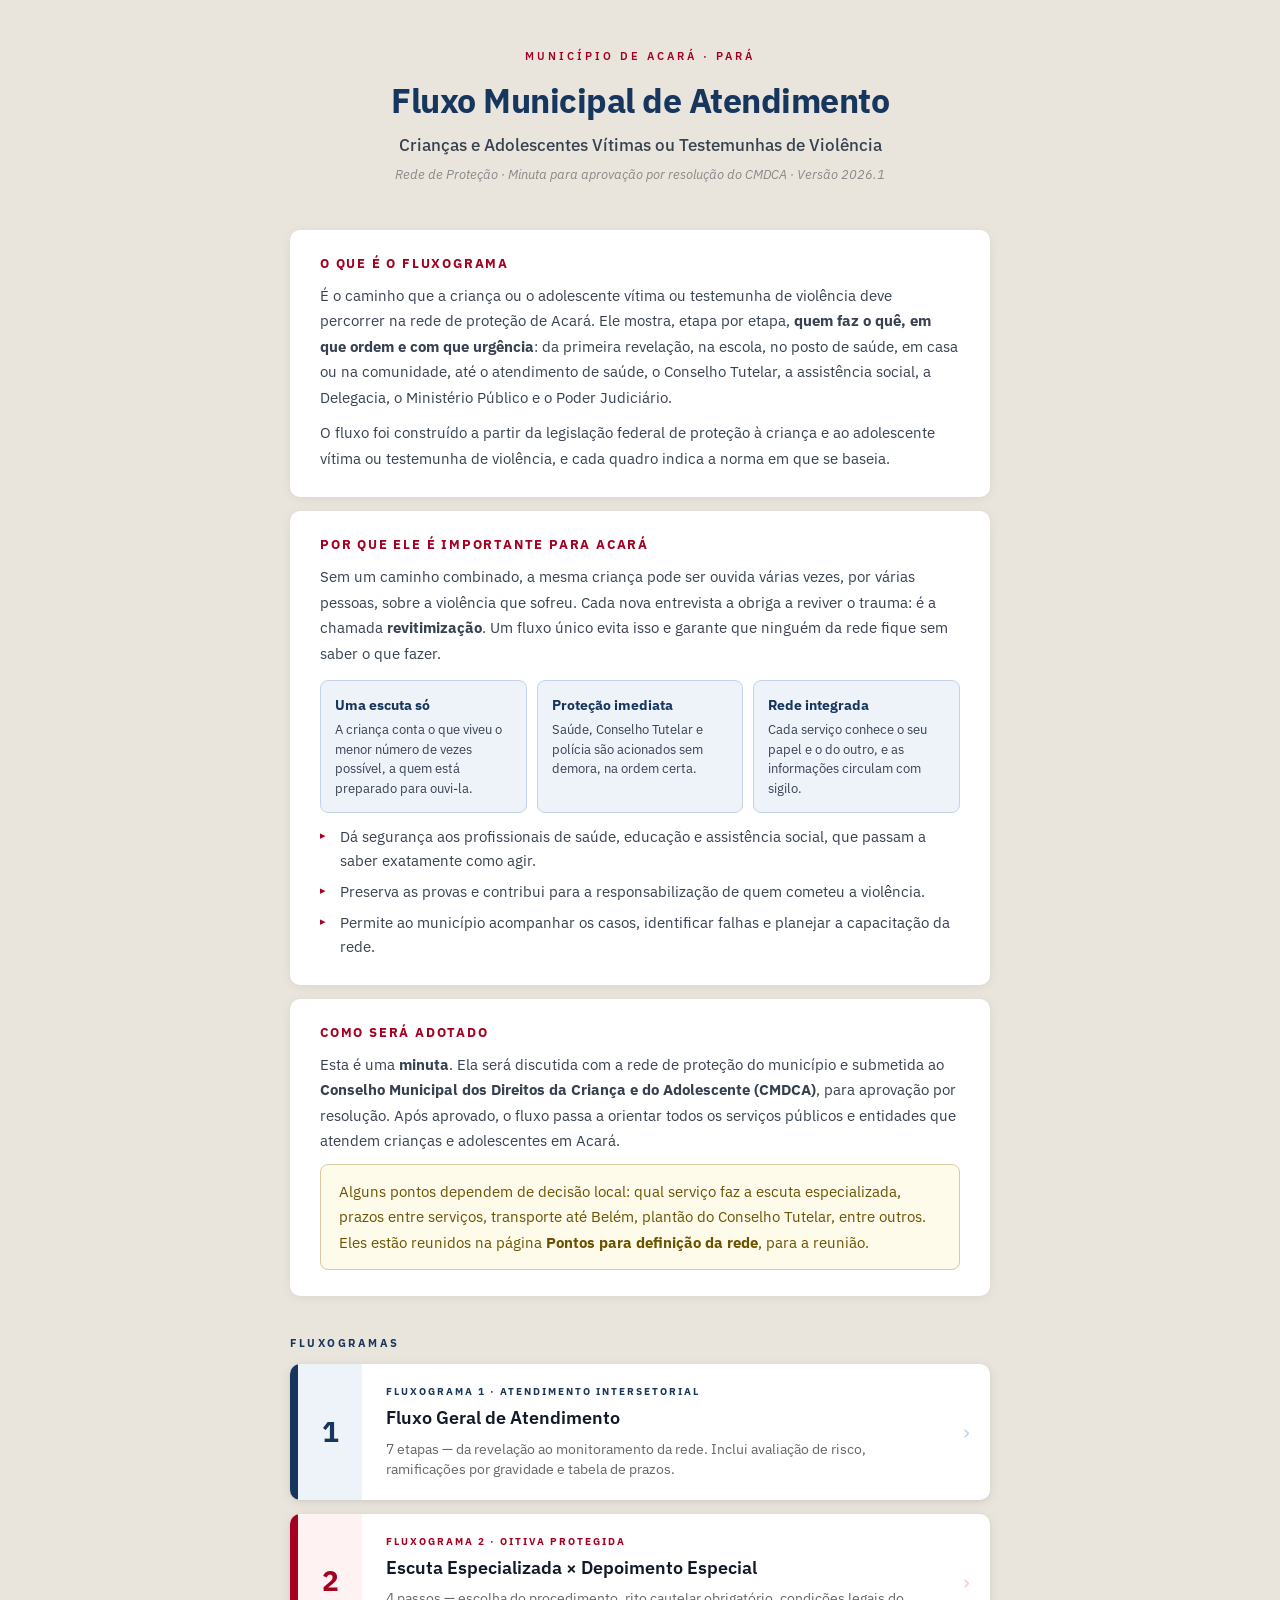
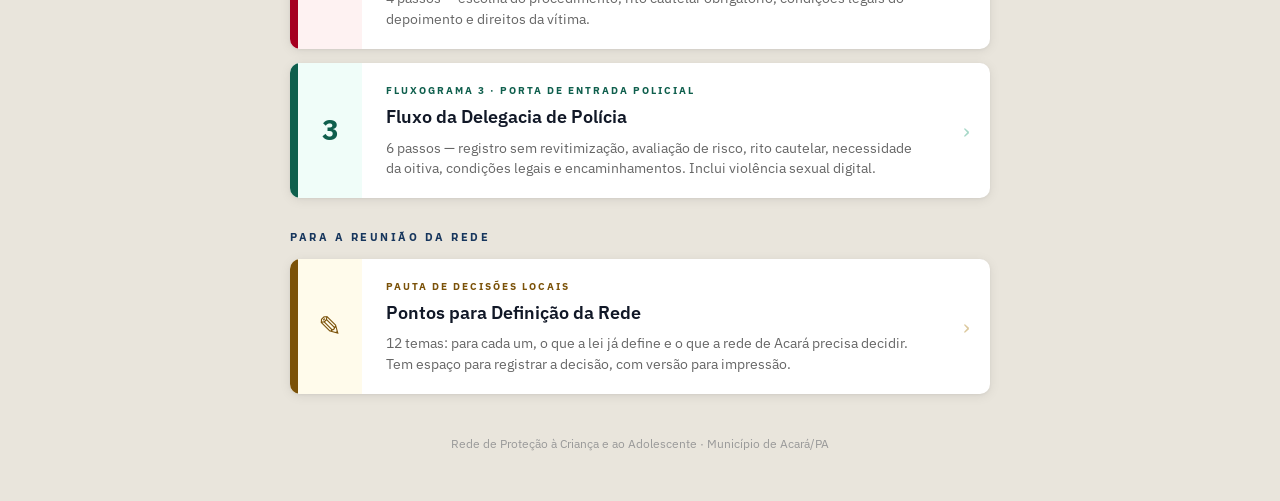
<file: index.html>
<!DOCTYPE html>
<html lang="pt-BR">
<head>
  <meta charset="utf-8">
  <meta name="viewport" content="width=device-width, initial-scale=1">
  <title>Fluxo Municipal de Atendimento · Acará/PA</title>
  <meta name="description" content="Fluxogramas da rede de proteção do Município de Acará/PA para o atendimento de crianças e adolescentes vítimas ou testemunhas de violência.">
  <link rel="stylesheet" href="assets/css/fluxograma.css">
  <script src="assets/js/embed.js"></script>
</head>
<body>
  <main class="home">
    <header class="home__header">
      <div class="home__kicker">Município de Acará · Pará</div>
      <h1>Fluxo Municipal de Atendimento</h1>
      <p>Crianças e Adolescentes Vítimas ou Testemunhas de Violência</p>
      <p class="home__meta">Rede de Proteção · Minuta para aprovação por resolução do CMDCA · Versão 2026.1</p>
    </header>

    <section class="intro" aria-label="Apresentação">
      <div class="intro__block">
        <h2>O que é o fluxograma</h2>
        <p>É o caminho que a criança ou o adolescente vítima ou testemunha de violência deve percorrer na rede de proteção de Acará. Ele mostra, etapa por etapa, <strong>quem faz o quê, em que ordem e com que urgência</strong>: da primeira revelação, na escola, no posto de saúde, em casa ou na comunidade, até o atendimento de saúde, o Conselho Tutelar, a assistência social, a Delegacia, o Ministério Público e o Poder Judiciário.</p>
        <p>O fluxo foi construído a partir da legislação federal de proteção à criança e ao adolescente vítima ou testemunha de violência, e cada quadro indica a norma em que se baseia.</p>
      </div>

      <div class="intro__block">
        <h2>Por que ele é importante para Acará</h2>
        <p>Sem um caminho combinado, a mesma criança pode ser ouvida várias vezes, por várias pessoas, sobre a violência que sofreu. Cada nova entrevista a obriga a reviver o trauma: é a chamada <strong>revitimização</strong>. Um fluxo único evita isso e garante que ninguém da rede fique sem saber o que fazer.</p>
        <div class="intro__grid">
          <div class="intro__stat"><strong>Uma escuta só</strong>A criança conta o que viveu o menor número de vezes possível, a quem está preparado para ouvi-la.</div>
          <div class="intro__stat"><strong>Proteção imediata</strong>Saúde, Conselho Tutelar e polícia são acionados sem demora, na ordem certa.</div>
          <div class="intro__stat"><strong>Rede integrada</strong>Cada serviço conhece o seu papel e o do outro, e as informações circulam com sigilo.</div>
        </div>
        <ul class="bullets">
          <li>Dá segurança aos profissionais de saúde, educação e assistência social, que passam a saber exatamente como agir.</li>
          <li>Preserva as provas e contribui para a responsabilização de quem cometeu a violência.</li>
          <li>Permite ao município acompanhar os casos, identificar falhas e planejar a capacitação da rede.</li>
        </ul>
      </div>

      <div class="intro__block">
        <h2>Como será adotado</h2>
        <p>Esta é uma <strong>minuta</strong>. Ela será discutida com a rede de proteção do município e submetida ao <strong>Conselho Municipal dos Direitos da Criança e do Adolescente (CMDCA)</strong>, para aprovação por resolução. Após aprovado, o fluxo passa a orientar todos os serviços públicos e entidades que atendem crianças e adolescentes em Acará.</p>
        <p class="intro__note">Alguns pontos dependem de decisão local: qual serviço faz a escuta especializada, prazos entre serviços, transporte até Belém, plantão do Conselho Tutelar, entre outros. Eles estão reunidos na página <a href="pontos-para-definicao.html"><strong>Pontos para definição da rede</strong></a>, para a reunião.</p>
      </div>
    </section>

    <h2 class="home__section-title">Fluxogramas</h2>
    <nav class="cards" aria-label="Fluxogramas">
      <a class="card" href="fluxograma-1.html">
        <span class="card__num" aria-hidden="true">1</span>
        <span class="card__body">
          <span class="card__kicker">Fluxograma 1 · Atendimento Intersetorial</span>
          <span class="card__title">Fluxo Geral de Atendimento</span>
          <span class="card__desc">7 etapas — da revelação ao monitoramento da rede. Inclui avaliação de risco, ramificações por gravidade e tabela de prazos.</span>
        </span>
        <span class="card__go" aria-hidden="true">›</span>
      </a>

      <a class="card card--wine" href="fluxograma-2.html">
        <span class="card__num" aria-hidden="true">2</span>
        <span class="card__body">
          <span class="card__kicker">Fluxograma 2 · Oitiva Protegida</span>
          <span class="card__title">Escuta Especializada × Depoimento Especial</span>
          <span class="card__desc">4 passos — escolha do procedimento, rito cautelar obrigatório, condições legais do depoimento e direitos da vítima.</span>
        </span>
        <span class="card__go" aria-hidden="true">›</span>
      </a>

      <a class="card card--green" href="fluxograma-3.html">
        <span class="card__num" aria-hidden="true">3</span>
        <span class="card__body">
          <span class="card__kicker">Fluxograma 3 · Porta de Entrada Policial</span>
          <span class="card__title">Fluxo da Delegacia de Polícia</span>
          <span class="card__desc">6 passos — registro sem revitimização, avaliação de risco, rito cautelar, necessidade da oitiva, condições legais e encaminhamentos. Inclui violência sexual digital.</span>
        </span>
        <span class="card__go" aria-hidden="true">›</span>
      </a>
    </nav>

    <h2 class="home__section-title">Para a reunião da rede</h2>
    <nav class="cards" aria-label="Pauta">
      <a class="card card--amber" href="pontos-para-definicao.html">
        <span class="card__num" aria-hidden="true">✎</span>
        <span class="card__body">
          <span class="card__kicker">Pauta de decisões locais</span>
          <span class="card__title">Pontos para Definição da Rede</span>
          <span class="card__desc">12 temas: para cada um, o que a lei já define e o que a rede de Acará precisa decidir. Tem espaço para registrar a decisão, com versão para impressão.</span>
        </span>
        <span class="card__go" aria-hidden="true">›</span>
      </a>
    </nav>

    <footer class="home__footer">
      Rede de Proteção à Criança e ao Adolescente · Município de Acará/PA
    </footer>
  </main>
</body>
</html>
</file>
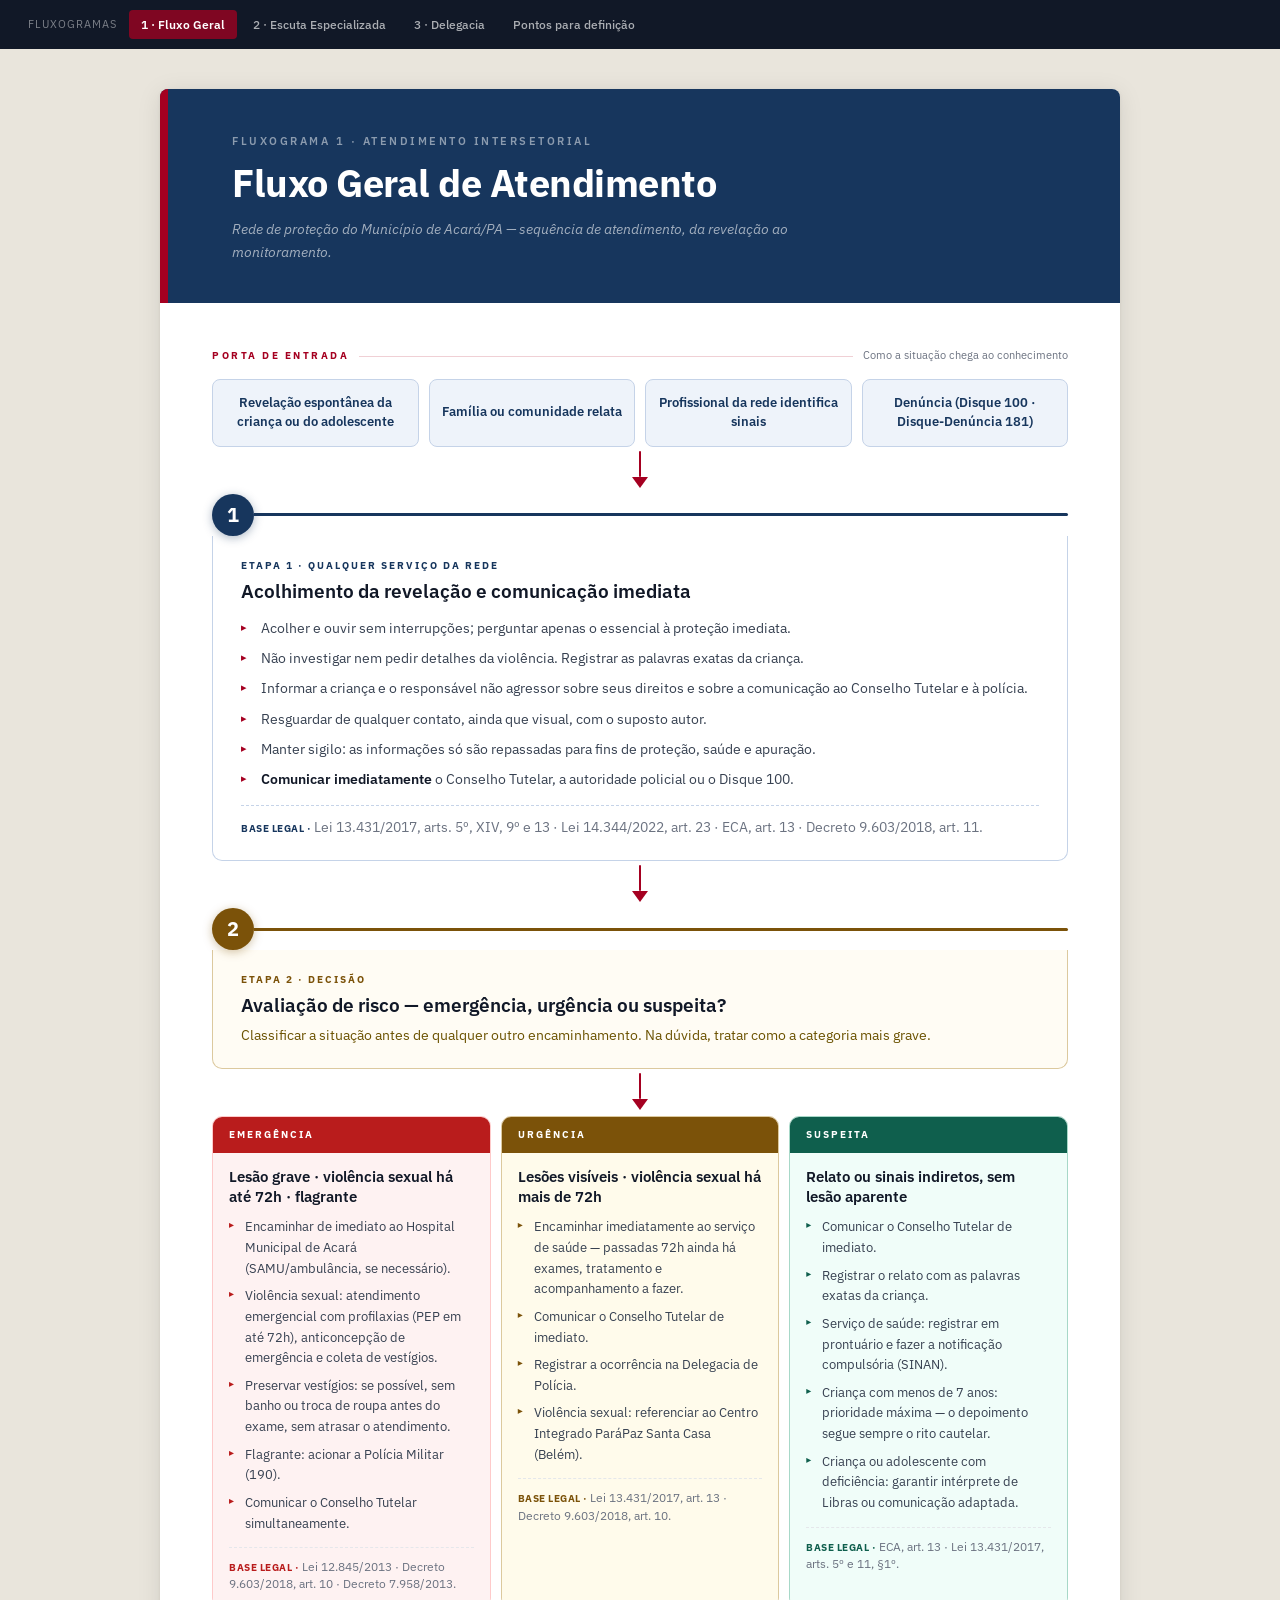
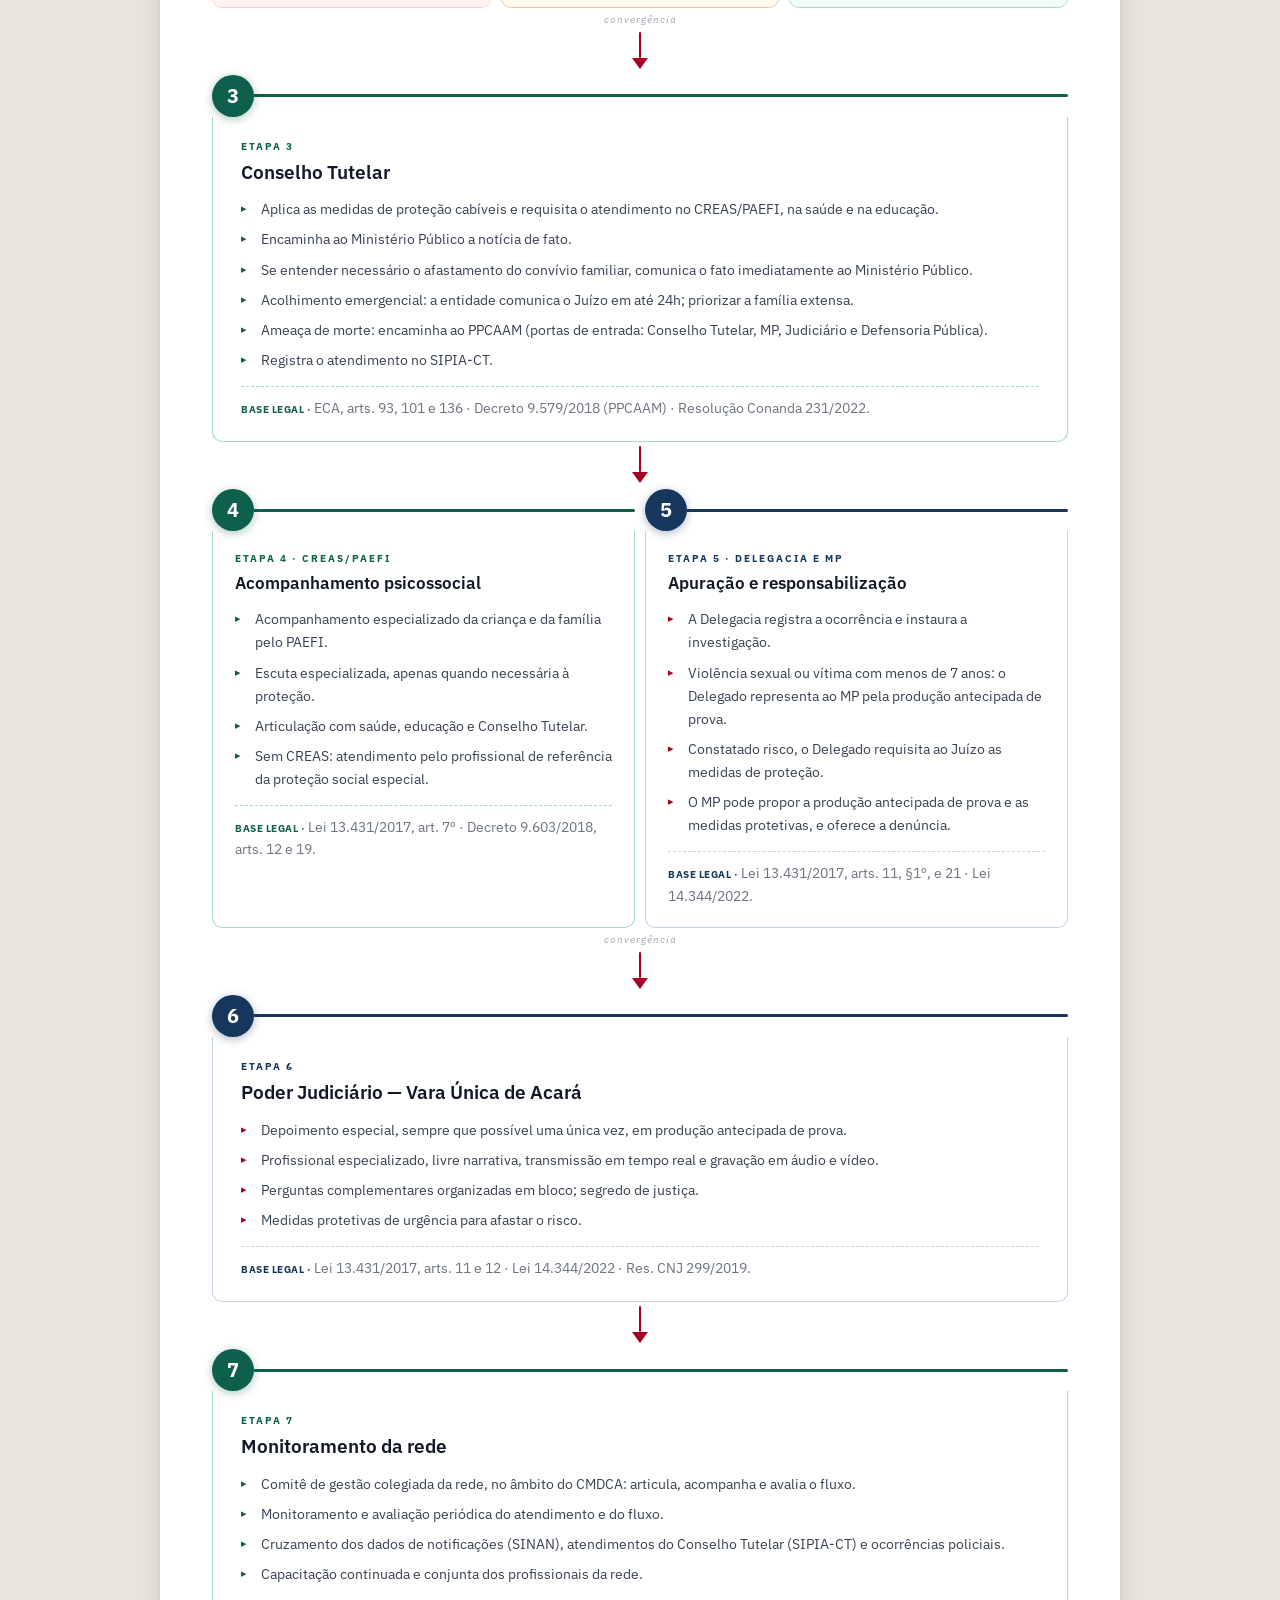
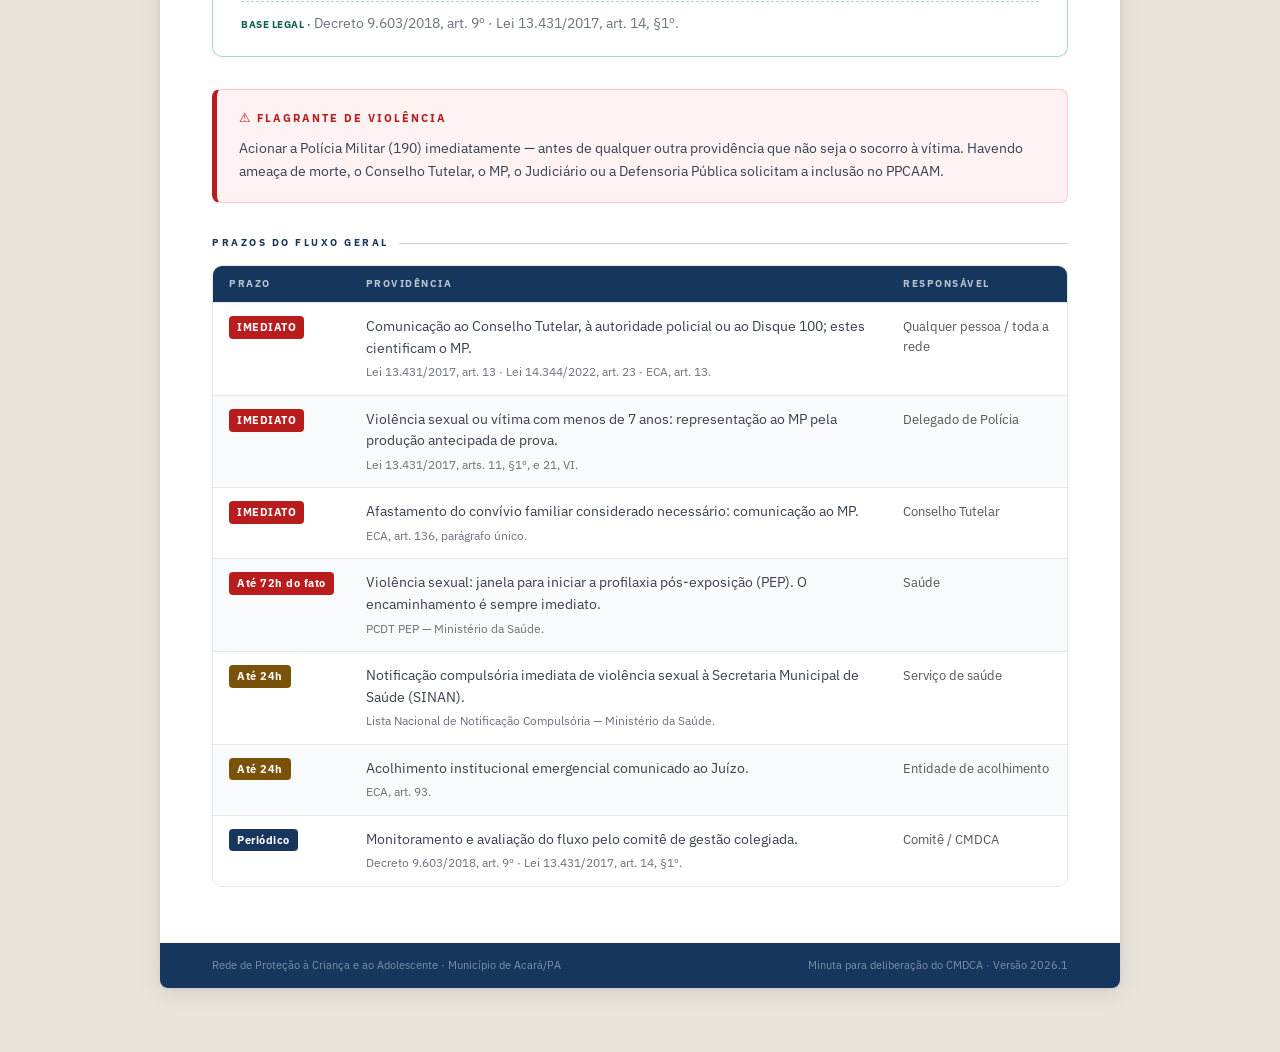
<file: fluxograma-1.html>
<!DOCTYPE html>
<html lang="pt-BR">
<head>
  <meta charset="utf-8">
  <meta name="viewport" content="width=device-width, initial-scale=1">
  <title>Fluxo Geral de Atendimento · Acará/PA</title>
  <meta name="description" content="Fluxograma 1 — sequência intersetorial de atendimento da rede de proteção de Acará/PA, da revelação ao monitoramento.">
  <link rel="stylesheet" href="assets/css/fluxograma.css">
  <script src="assets/js/embed.js"></script>
</head>
<body>
  <nav class="site-nav" aria-label="Fluxogramas">
    <a class="site-nav__label" href="index.html">Fluxogramas</a>
    <a class="site-nav__link" href="fluxograma-1.html" aria-current="page">1 · Fluxo Geral</a>
    <a class="site-nav__link" href="fluxograma-2.html">2 · Escuta Especializada</a>
    <a class="site-nav__link" href="fluxograma-3.html">3 · Delegacia</a>
    <a class="site-nav__link" href="pontos-para-definicao.html">Pontos para definição</a>
  </nav>

  <main class="page">
    <article class="sheet">
      <header class="sheet-header">
        <div class="sheet-header__kicker">Fluxograma 1 · Atendimento Intersetorial</div>
        <h1>Fluxo Geral de Atendimento</h1>
        <p class="sheet-header__lead">Rede de proteção do Município de Acará/PA — sequência de atendimento, da revelação ao monitoramento.</p>
      </header>

      <div class="sheet-body flow">

        <!-- PORTA DE ENTRADA -->
        <section aria-label="Porta de entrada">
          <div class="section-label">
            <span>Porta de Entrada</span>
            <span class="section-label__note">Como a situação chega ao conhecimento</span>
          </div>
          <div class="entry-grid">
            <div class="entry">Revelação espontânea da criança ou do adolescente</div>
            <div class="entry">Família ou comunidade relata</div>
            <div class="entry">Profissional da rede identifica sinais</div>
            <div class="entry">Denúncia (Disque 100 · Disque-Denúncia 181)</div>
          </div>
        </section>

        <div class="arrow" aria-hidden="true"></div>

        <!-- ETAPA 1 -->
        <section class="step">
          <div class="step__rail"><span class="step__num">1</span></div>
          <div class="step__card">
            <div class="step__kicker">Etapa 1 · Qualquer serviço da rede</div>
            <h2>Acolhimento da revelação e comunicação imediata</h2>
            <ul class="bullets">
              <li>Acolher e ouvir sem interrupções; perguntar apenas o essencial à proteção imediata.</li>
              <li>Não investigar nem pedir detalhes da violência. Registrar as palavras exatas da criança.</li>
              <li>Informar a criança e o responsável não agressor sobre seus direitos e sobre a comunicação ao Conselho Tutelar e à polícia.</li>
              <li>Resguardar de qualquer contato, ainda que visual, com o suposto autor.</li>
              <li>Manter sigilo: as informações só são repassadas para fins de proteção, saúde e apuração.</li>
              <li><strong>Comunicar imediatamente</strong> o Conselho Tutelar, a autoridade policial ou o Disque 100.</li>
            </ul>
            <p class="legal">Lei 13.431/2017, arts. 5º, XIV, 9º e 13 · Lei 14.344/2022, art. 23 · ECA, art. 13 · Decreto 9.603/2018, art. 11.</p>
          </div>
        </section>

        <div class="arrow" aria-hidden="true"></div>

        <!-- ETAPA 2 · DECISÃO -->
        <section class="step step--amber">
          <div class="step__rail"><span class="step__num">2</span></div>
          <div class="step__card">
            <div class="step__kicker">Etapa 2 · Decisão</div>
            <h2 class="h2-tight">Avaliação de risco — emergência, urgência ou suspeita?</h2>
            <p>Classificar a situação antes de qualquer outro encaminhamento. Na dúvida, tratar como a categoria mais grave.</p>
          </div>
        </section>

        <div class="arrow" aria-hidden="true"></div>

        <!-- 3 RAMOS -->
        <div class="branches branches--3">
          <section class="branch branch--red">
            <div class="branch__head">Emergência</div>
            <div class="branch__body">
              <div class="branch__title">Lesão grave · violência sexual há até 72h · flagrante</div>
              <ul class="bullets bullets--sm">
                <li>Encaminhar de imediato ao Hospital Municipal de Acará (SAMU/ambulância, se necessário).</li>
                <li>Violência sexual: atendimento emergencial com profilaxias (PEP em até 72h), anticoncepção de emergência e coleta de vestígios.</li>
                <li>Preservar vestígios: se possível, sem banho ou troca de roupa antes do exame, sem atrasar o atendimento.</li>
                <li>Flagrante: acionar a Polícia Militar (190).</li>
                <li>Comunicar o Conselho Tutelar simultaneamente.</li>
              </ul>
              <p class="legal">Lei 12.845/2013 · Decreto 9.603/2018, art. 10 · Decreto 7.958/2013.</p>
            </div>
          </section>

          <section class="branch branch--amber">
            <div class="branch__head">Urgência</div>
            <div class="branch__body">
              <div class="branch__title">Lesões visíveis · violência sexual há mais de 72h</div>
              <ul class="bullets bullets--sm">
                <li>Encaminhar imediatamente ao serviço de saúde — passadas 72h ainda há exames, tratamento e acompanhamento a fazer.</li>
                <li>Comunicar o Conselho Tutelar de imediato.</li>
                <li>Registrar a ocorrência na Delegacia de Polícia.</li>
                <li>Violência sexual: referenciar ao Centro Integrado ParáPaz Santa Casa (Belém).</li>
              </ul>
              <p class="legal">Lei 13.431/2017, art. 13 · Decreto 9.603/2018, art. 10.</p>
            </div>
          </section>

          <section class="branch branch--green">
            <div class="branch__head">Suspeita</div>
            <div class="branch__body">
              <div class="branch__title">Relato ou sinais indiretos, sem lesão aparente</div>
              <ul class="bullets bullets--sm">
                <li>Comunicar o Conselho Tutelar de imediato.</li>
                <li>Registrar o relato com as palavras exatas da criança.</li>
                <li>Serviço de saúde: registrar em prontuário e fazer a notificação compulsória (SINAN).</li>
                <li>Criança com menos de 7 anos: prioridade máxima — o depoimento segue sempre o rito cautelar.</li>
                <li>Criança ou adolescente com deficiência: garantir intérprete de Libras ou comunicação adaptada.</li>
              </ul>
              <p class="legal">ECA, art. 13 · Lei 13.431/2017, arts. 5º e 11, §1º.</p>
            </div>
          </section>
        </div>

        <div class="arrow" aria-hidden="true"><span class="arrow__label">convergência</span></div>

        <!-- ETAPA 3 -->
        <section class="step step--green">
          <div class="step__rail"><span class="step__num">3</span></div>
          <div class="step__card">
            <div class="step__kicker">Etapa 3</div>
            <h2>Conselho Tutelar</h2>
            <ul class="bullets">
              <li>Aplica as medidas de proteção cabíveis e requisita o atendimento no CREAS/PAEFI, na saúde e na educação.</li>
              <li>Encaminha ao Ministério Público a notícia de fato.</li>
              <li>Se entender necessário o afastamento do convívio familiar, comunica o fato imediatamente ao Ministério Público.</li>
              <li>Acolhimento emergencial: a entidade comunica o Juízo em até 24h; priorizar a família extensa.</li>
              <li>Ameaça de morte: encaminha ao PPCAAM (portas de entrada: Conselho Tutelar, MP, Judiciário e Defensoria Pública).</li>
              <li>Registra o atendimento no SIPIA-CT.</li>
            </ul>
            <p class="legal">ECA, arts. 93, 101 e 136 · Decreto 9.579/2018 (PPCAAM) · Resolução Conanda 231/2022.</p>
          </div>
        </section>

        <div class="arrow" aria-hidden="true"></div>

        <!-- ETAPAS 4 + 5 -->
        <div class="step-pair">
          <section class="step step--green">
            <div class="step__rail"><span class="step__num">4</span></div>
            <div class="step__card">
              <div class="step__kicker">Etapa 4 · CREAS/PAEFI</div>
              <h2>Acompanhamento psicossocial</h2>
              <ul class="bullets">
                <li>Acompanhamento especializado da criança e da família pelo PAEFI.</li>
                <li>Escuta especializada, apenas quando necessária à proteção.</li>
                <li>Articulação com saúde, educação e Conselho Tutelar.</li>
                <li>Sem CREAS: atendimento pelo profissional de referência da proteção social especial.</li>
              </ul>
              <p class="legal">Lei 13.431/2017, art. 7º · Decreto 9.603/2018, arts. 12 e 19.</p>
            </div>
          </section>

          <section class="step">
            <div class="step__rail"><span class="step__num">5</span></div>
            <div class="step__card">
              <div class="step__kicker">Etapa 5 · Delegacia e MP</div>
              <h2>Apuração e responsabilização</h2>
              <ul class="bullets">
                <li>A Delegacia registra a ocorrência e instaura a investigação.</li>
                <li>Violência sexual ou vítima com menos de 7 anos: o Delegado representa ao MP pela produção antecipada de prova.</li>
                <li>Constatado risco, o Delegado requisita ao Juízo as medidas de proteção.</li>
                <li>O MP pode propor a produção antecipada de prova e as medidas protetivas, e oferece a denúncia.</li>
              </ul>
              <p class="legal">Lei 13.431/2017, arts. 11, §1º, e 21 · Lei 14.344/2022.</p>
            </div>
          </section>
        </div>

        <div class="arrow" aria-hidden="true"><span class="arrow__label">convergência</span></div>

        <!-- ETAPA 6 -->
        <section class="step">
          <div class="step__rail"><span class="step__num">6</span></div>
          <div class="step__card">
            <div class="step__kicker">Etapa 6</div>
            <h2>Poder Judiciário — Vara Única de Acará</h2>
            <ul class="bullets">
              <li>Depoimento especial, sempre que possível uma única vez, em produção antecipada de prova.</li>
              <li>Profissional especializado, livre narrativa, transmissão em tempo real e gravação em áudio e vídeo.</li>
              <li>Perguntas complementares organizadas em bloco; segredo de justiça.</li>
              <li>Medidas protetivas de urgência para afastar o risco.</li>
            </ul>
            <p class="legal">Lei 13.431/2017, arts. 11 e 12 · Lei 14.344/2022 · Res. CNJ 299/2019.</p>
          </div>
        </section>

        <div class="arrow" aria-hidden="true"></div>

        <!-- ETAPA 7 -->
        <section class="step step--green">
          <div class="step__rail"><span class="step__num">7</span></div>
          <div class="step__card">
            <div class="step__kicker">Etapa 7</div>
            <h2>Monitoramento da rede</h2>
            <ul class="bullets">
              <li>Comitê de gestão colegiada da rede, no âmbito do CMDCA: articula, acompanha e avalia o fluxo.</li>
              <li>Monitoramento e avaliação periódica do atendimento e do fluxo.</li>
              <li>Cruzamento dos dados de notificações (SINAN), atendimentos do Conselho Tutelar (SIPIA-CT) e ocorrências policiais.</li>
              <li>Capacitação continuada e conjunta dos profissionais da rede.</li>
            </ul>
            <p class="legal">Decreto 9.603/2018, art. 9º · Lei 13.431/2017, art. 14, §1º.</p>
          </div>
        </section>

        <!-- FLAGRANTE -->
        <aside class="alert spaced">
          <div class="alert__title">Flagrante de violência</div>
          <p>Acionar a Polícia Militar (190) imediatamente — antes de qualquer outra providência que não seja o socorro à vítima. Havendo ameaça de morte, o Conselho Tutelar, o MP, o Judiciário ou a Defensoria Pública solicitam a inclusão no PPCAAM.</p>
        </aside>

        <!-- PRAZOS -->
        <section class="spaced" aria-labelledby="prazos-f1">
          <div class="section-label section-label--navy"><span id="prazos-f1">Prazos do fluxo geral</span></div>
          <table class="deadlines">
            <thead>
              <tr><th scope="col">Prazo</th><th scope="col">Providência</th><th scope="col">Responsável</th></tr>
            </thead>
            <tbody>
              <tr>
                <td><span class="tag tag--red">IMEDIATO</span></td>
                <td>Comunicação ao Conselho Tutelar, à autoridade policial ou ao Disque 100; estes cientificam o MP.<small>Lei 13.431/2017, art. 13 · Lei 14.344/2022, art. 23 · ECA, art. 13.</small></td>
                <td>Qualquer pessoa / toda a rede</td>
              </tr>
              <tr>
                <td><span class="tag tag--red">IMEDIATO</span></td>
                <td>Violência sexual ou vítima com menos de 7 anos: representação ao MP pela produção antecipada de prova.<small>Lei 13.431/2017, arts. 11, §1º, e 21, VI.</small></td>
                <td>Delegado de Polícia</td>
              </tr>
              <tr>
                <td><span class="tag tag--red">IMEDIATO</span></td>
                <td>Afastamento do convívio familiar considerado necessário: comunicação ao MP.<small>ECA, art. 136, parágrafo único.</small></td>
                <td>Conselho Tutelar</td>
              </tr>
              <tr>
                <td><span class="tag tag--red">Até 72h do fato</span></td>
                <td>Violência sexual: janela para iniciar a profilaxia pós-exposição (PEP). O encaminhamento é sempre imediato.<small>PCDT PEP — Ministério da Saúde.</small></td>
                <td>Saúde</td>
              </tr>
              <tr>
                <td><span class="tag tag--amber">Até 24h</span></td>
                <td>Notificação compulsória imediata de violência sexual à Secretaria Municipal de Saúde (SINAN).<small>Lista Nacional de Notificação Compulsória — Ministério da Saúde.</small></td>
                <td>Serviço de saúde</td>
              </tr>
              <tr>
                <td><span class="tag tag--amber">Até 24h</span></td>
                <td>Acolhimento institucional emergencial comunicado ao Juízo.<small>ECA, art. 93.</small></td>
                <td>Entidade de acolhimento</td>
              </tr>
              <tr>
                <td><span class="tag">Periódico</span></td>
                <td>Monitoramento e avaliação do fluxo pelo comitê de gestão colegiada.<small>Decreto 9.603/2018, art. 9º · Lei 13.431/2017, art. 14, §1º.</small></td>
                <td>Comitê / CMDCA</td>
              </tr>
            </tbody>
          </table>
        </section>

      </div>

      <footer class="sheet-footer">
        <span>Rede de Proteção à Criança e ao Adolescente · Município de Acará/PA</span>
        <span>Minuta para deliberação do CMDCA · Versão 2026.1</span>
      </footer>
    </article>
  </main>
</body>
</html>
</file>
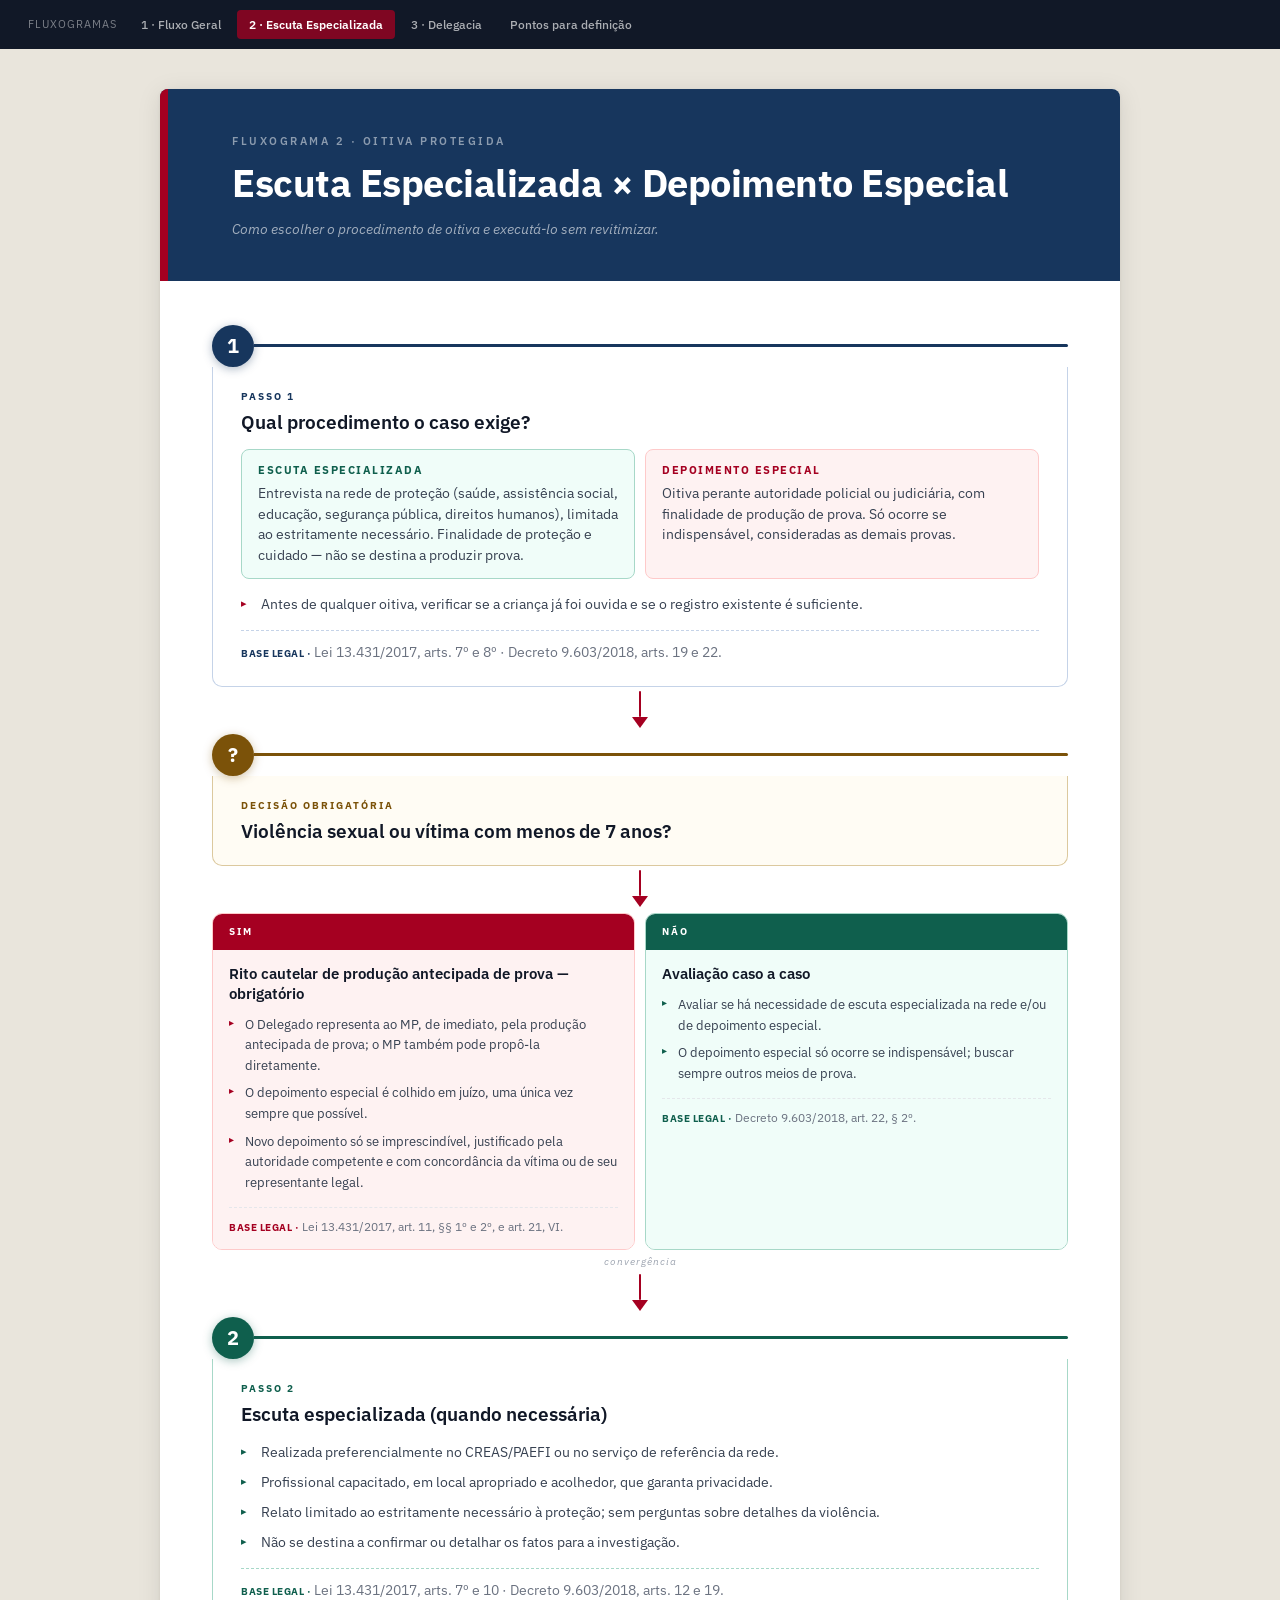
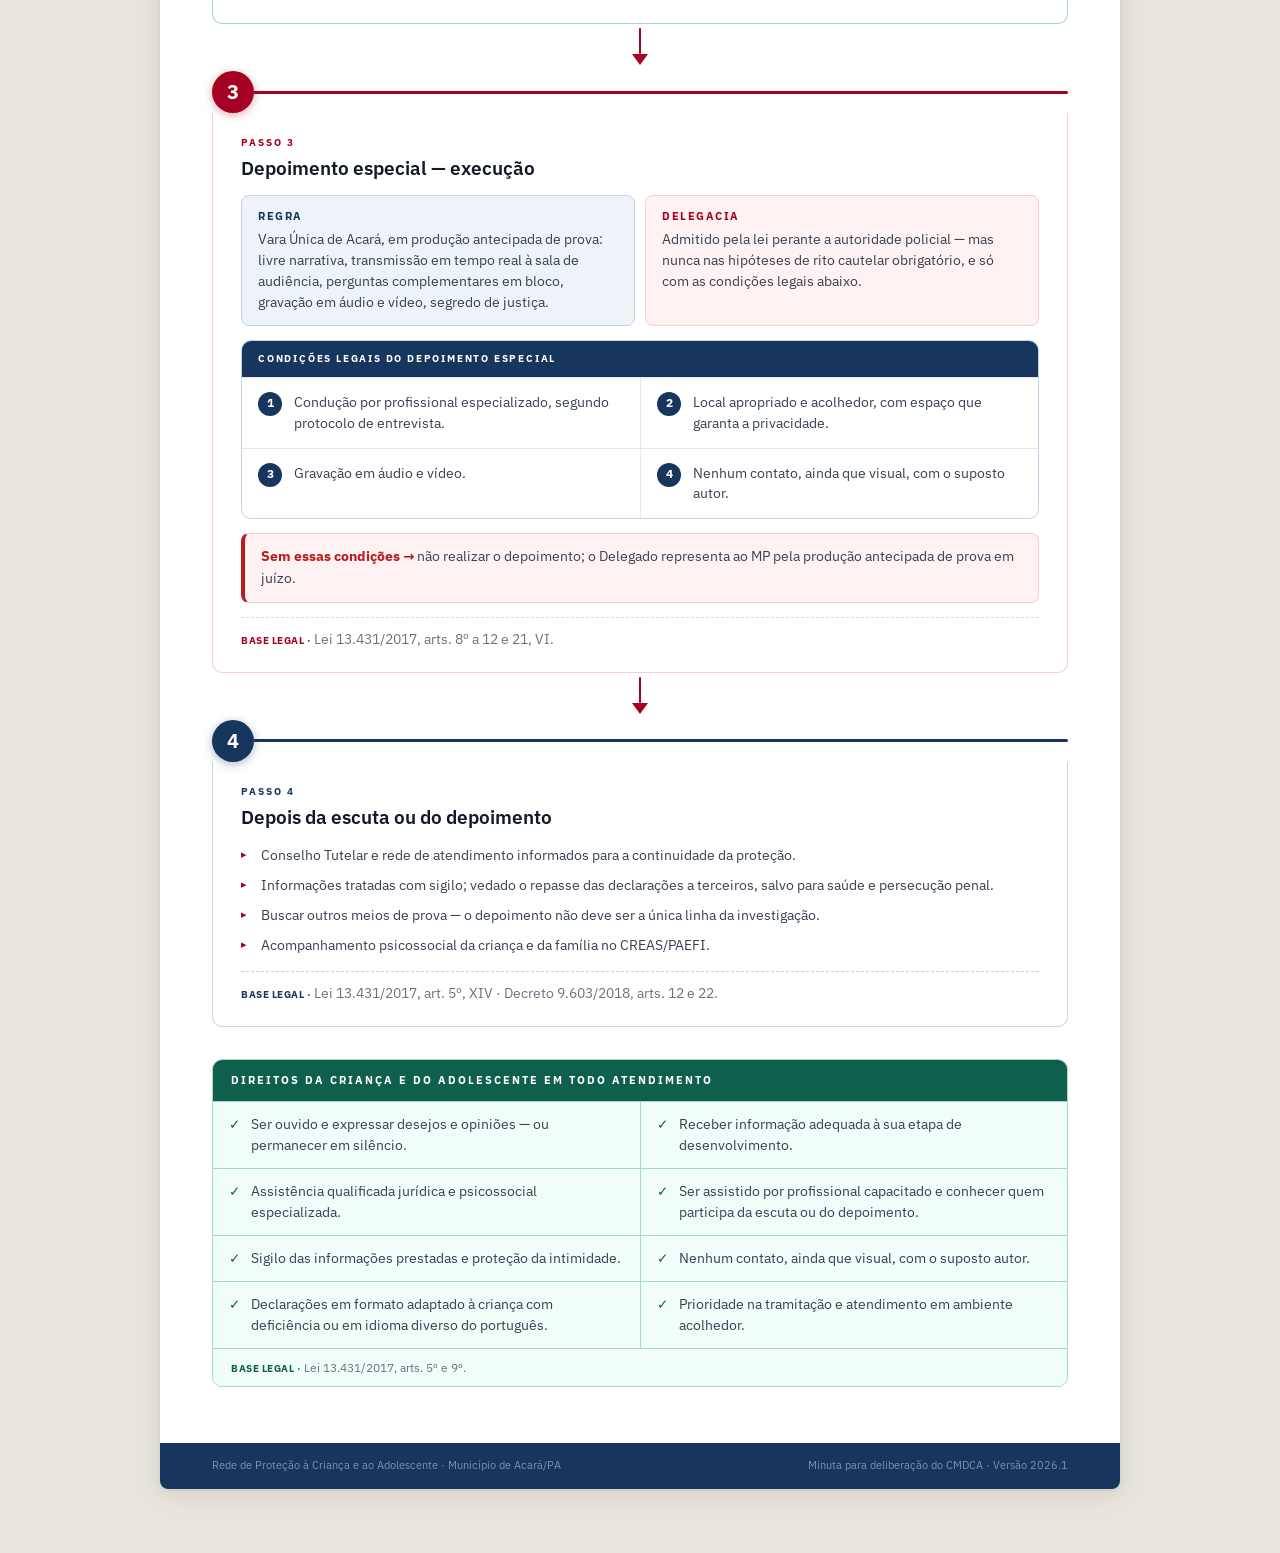
<file: fluxograma-2.html>
<!DOCTYPE html>
<html lang="pt-BR">
<head>
  <meta charset="utf-8">
  <meta name="viewport" content="width=device-width, initial-scale=1">
  <title>Escuta Especializada × Depoimento Especial · Acará/PA</title>
  <meta name="description" content="Fluxograma 2 — critérios para definir o procedimento de oitiva protegida e sua correta execução na rede de Acará/PA.">
  <link rel="stylesheet" href="assets/css/fluxograma.css">
  <script src="assets/js/embed.js"></script>
</head>
<body>
  <nav class="site-nav" aria-label="Fluxogramas">
    <a class="site-nav__label" href="index.html">Fluxogramas</a>
    <a class="site-nav__link" href="fluxograma-1.html">1 · Fluxo Geral</a>
    <a class="site-nav__link" href="fluxograma-2.html" aria-current="page">2 · Escuta Especializada</a>
    <a class="site-nav__link" href="fluxograma-3.html">3 · Delegacia</a>
    <a class="site-nav__link" href="pontos-para-definicao.html">Pontos para definição</a>
  </nav>

  <main class="page">
    <article class="sheet">
      <header class="sheet-header">
        <div class="sheet-header__kicker">Fluxograma 2 · Oitiva Protegida</div>
        <h1>Escuta Especializada × Depoimento Especial</h1>
        <p class="sheet-header__lead">Como escolher o procedimento de oitiva e executá-lo sem revitimizar.</p>
      </header>

      <div class="sheet-body flow">

        <!-- PASSO 1 -->
        <section class="step">
          <div class="step__rail"><span class="step__num">1</span></div>
          <div class="step__card">
            <div class="step__kicker">Passo 1</div>
            <h2>Qual procedimento o caso exige?</h2>
            <div class="choice">
              <div class="choice__opt choice__opt--no">
                <b>Escuta especializada</b>
                Entrevista na rede de proteção (saúde, assistência social, educação, segurança pública, direitos humanos), limitada ao estritamente necessário. Finalidade de proteção e cuidado — não se destina a produzir prova.
              </div>
              <div class="choice__opt choice__opt--yes">
                <b>Depoimento especial</b>
                Oitiva perante autoridade policial ou judiciária, com finalidade de produção de prova. Só ocorre se indispensável, consideradas as demais provas.
              </div>
            </div>
            <ul class="bullets">
              <li>Antes de qualquer oitiva, verificar se a criança já foi ouvida e se o registro existente é suficiente.</li>
            </ul>
            <p class="legal">Lei 13.431/2017, arts. 7º e 8º · Decreto 9.603/2018, arts. 19 e 22.</p>
          </div>
        </section>

        <div class="arrow" aria-hidden="true"></div>

        <!-- DECISÃO OBRIGATÓRIA -->
        <section class="step step--amber">
          <div class="step__rail"><span class="step__num">?</span></div>
          <div class="step__card">
            <div class="step__kicker">Decisão obrigatória</div>
            <h2>Violência sexual ou vítima com menos de 7 anos?</h2>
          </div>
        </section>

        <div class="arrow" aria-hidden="true"></div>

        <div class="branches branches--2">
          <section class="branch branch--wine">
            <div class="branch__head">Sim</div>
            <div class="branch__body">
              <div class="branch__title">Rito cautelar de produção antecipada de prova — obrigatório</div>
              <ul class="bullets bullets--sm">
                <li>O Delegado representa ao MP, de imediato, pela produção antecipada de prova; o MP também pode propô-la diretamente.</li>
                <li>O depoimento especial é colhido em juízo, uma única vez sempre que possível.</li>
                <li>Novo depoimento só se imprescindível, justificado pela autoridade competente e com concordância da vítima ou de seu representante legal.</li>
              </ul>
              <p class="legal">Lei 13.431/2017, art. 11, §§ 1º e 2º, e art. 21, VI.</p>
            </div>
          </section>

          <section class="branch branch--green">
            <div class="branch__head">Não</div>
            <div class="branch__body">
              <div class="branch__title">Avaliação caso a caso</div>
              <ul class="bullets bullets--sm">
                <li>Avaliar se há necessidade de escuta especializada na rede e/ou de depoimento especial.</li>
                <li>O depoimento especial só ocorre se indispensável; buscar sempre outros meios de prova.</li>
              </ul>
              <p class="legal">Decreto 9.603/2018, art. 22, § 2º.</p>
            </div>
          </section>
        </div>

        <div class="arrow" aria-hidden="true"><span class="arrow__label">convergência</span></div>

        <!-- PASSO 2 -->
        <section class="step step--green">
          <div class="step__rail"><span class="step__num">2</span></div>
          <div class="step__card">
            <div class="step__kicker">Passo 2</div>
            <h2>Escuta especializada (quando necessária)</h2>
            <ul class="bullets">
              <li>Realizada preferencialmente no CREAS/PAEFI ou no serviço de referência da rede.</li>
              <li>Profissional capacitado, em local apropriado e acolhedor, que garanta privacidade.</li>
              <li>Relato limitado ao estritamente necessário à proteção; sem perguntas sobre detalhes da violência.</li>
              <li>Não se destina a confirmar ou detalhar os fatos para a investigação.</li>
            </ul>
            <p class="legal">Lei 13.431/2017, arts. 7º e 10 · Decreto 9.603/2018, arts. 12 e 19.</p>
          </div>
        </section>

        <div class="arrow" aria-hidden="true"></div>

        <!-- PASSO 3 -->
        <section class="step step--wine">
          <div class="step__rail"><span class="step__num">3</span></div>
          <div class="step__card">
            <div class="step__kicker">Passo 3</div>
            <h2>Depoimento especial — execução</h2>
            <div class="choice">
              <div class="choice__opt">
                <b>Regra</b>
                Vara Única de Acará, em produção antecipada de prova: livre narrativa, transmissão em tempo real à sala de audiência, perguntas complementares em bloco, gravação em áudio e vídeo, segredo de justiça.
              </div>
              <div class="choice__opt choice__opt--yes">
                <b>Delegacia</b>
                Admitido pela lei perante a autoridade policial — mas nunca nas hipóteses de rito cautelar obrigatório, e só com as condições legais abaixo.
              </div>
            </div>

            <div class="reqs">
              <div class="reqs__title">Condições legais do depoimento especial</div>
              <ol>
                <li>Condução por profissional especializado, segundo protocolo de entrevista.</li>
                <li>Local apropriado e acolhedor, com espaço que garanta a privacidade.</li>
                <li>Gravação em áudio e vídeo.</li>
                <li>Nenhum contato, ainda que visual, com o suposto autor.</li>
              </ol>
            </div>

            <div class="inline-alert">
              <strong>Sem essas condições →</strong> não realizar o depoimento; o Delegado representa ao MP pela produção antecipada de prova em juízo.
            </div>
            <p class="legal">Lei 13.431/2017, arts. 8º a 12 e 21, VI.</p>
          </div>
        </section>

        <div class="arrow" aria-hidden="true"></div>

        <!-- PASSO 4 -->
        <section class="step">
          <div class="step__rail"><span class="step__num">4</span></div>
          <div class="step__card">
            <div class="step__kicker">Passo 4</div>
            <h2>Depois da escuta ou do depoimento</h2>
            <ul class="bullets">
              <li>Conselho Tutelar e rede de atendimento informados para a continuidade da proteção.</li>
              <li>Informações tratadas com sigilo; vedado o repasse das declarações a terceiros, salvo para saúde e persecução penal.</li>
              <li>Buscar outros meios de prova — o depoimento não deve ser a única linha da investigação.</li>
              <li>Acompanhamento psicossocial da criança e da família no CREAS/PAEFI.</li>
            </ul>
            <p class="legal">Lei 13.431/2017, art. 5º, XIV · Decreto 9.603/2018, arts. 12 e 22.</p>
          </div>
        </section>

        <!-- DIREITOS -->
        <section class="rights spaced">
          <div class="rights__head">Direitos da criança e do adolescente em todo atendimento</div>
          <ul>
            <li>Ser ouvido e expressar desejos e opiniões — ou permanecer em silêncio.</li>
            <li>Receber informação adequada à sua etapa de desenvolvimento.</li>
            <li>Assistência qualificada jurídica e psicossocial especializada.</li>
            <li>Ser assistido por profissional capacitado e conhecer quem participa da escuta ou do depoimento.</li>
            <li>Sigilo das informações prestadas e proteção da intimidade.</li>
            <li>Nenhum contato, ainda que visual, com o suposto autor.</li>
            <li>Declarações em formato adaptado à criança com deficiência ou em idioma diverso do português.</li>
            <li>Prioridade na tramitação e atendimento em ambiente acolhedor.</li>
          </ul>
          <p class="legal">Lei 13.431/2017, arts. 5º e 9º.</p>
        </section>

      </div>

      <footer class="sheet-footer">
        <span>Rede de Proteção à Criança e ao Adolescente · Município de Acará/PA</span>
        <span>Minuta para deliberação do CMDCA · Versão 2026.1</span>
      </footer>
    </article>
  </main>
</body>
</html>
</file>
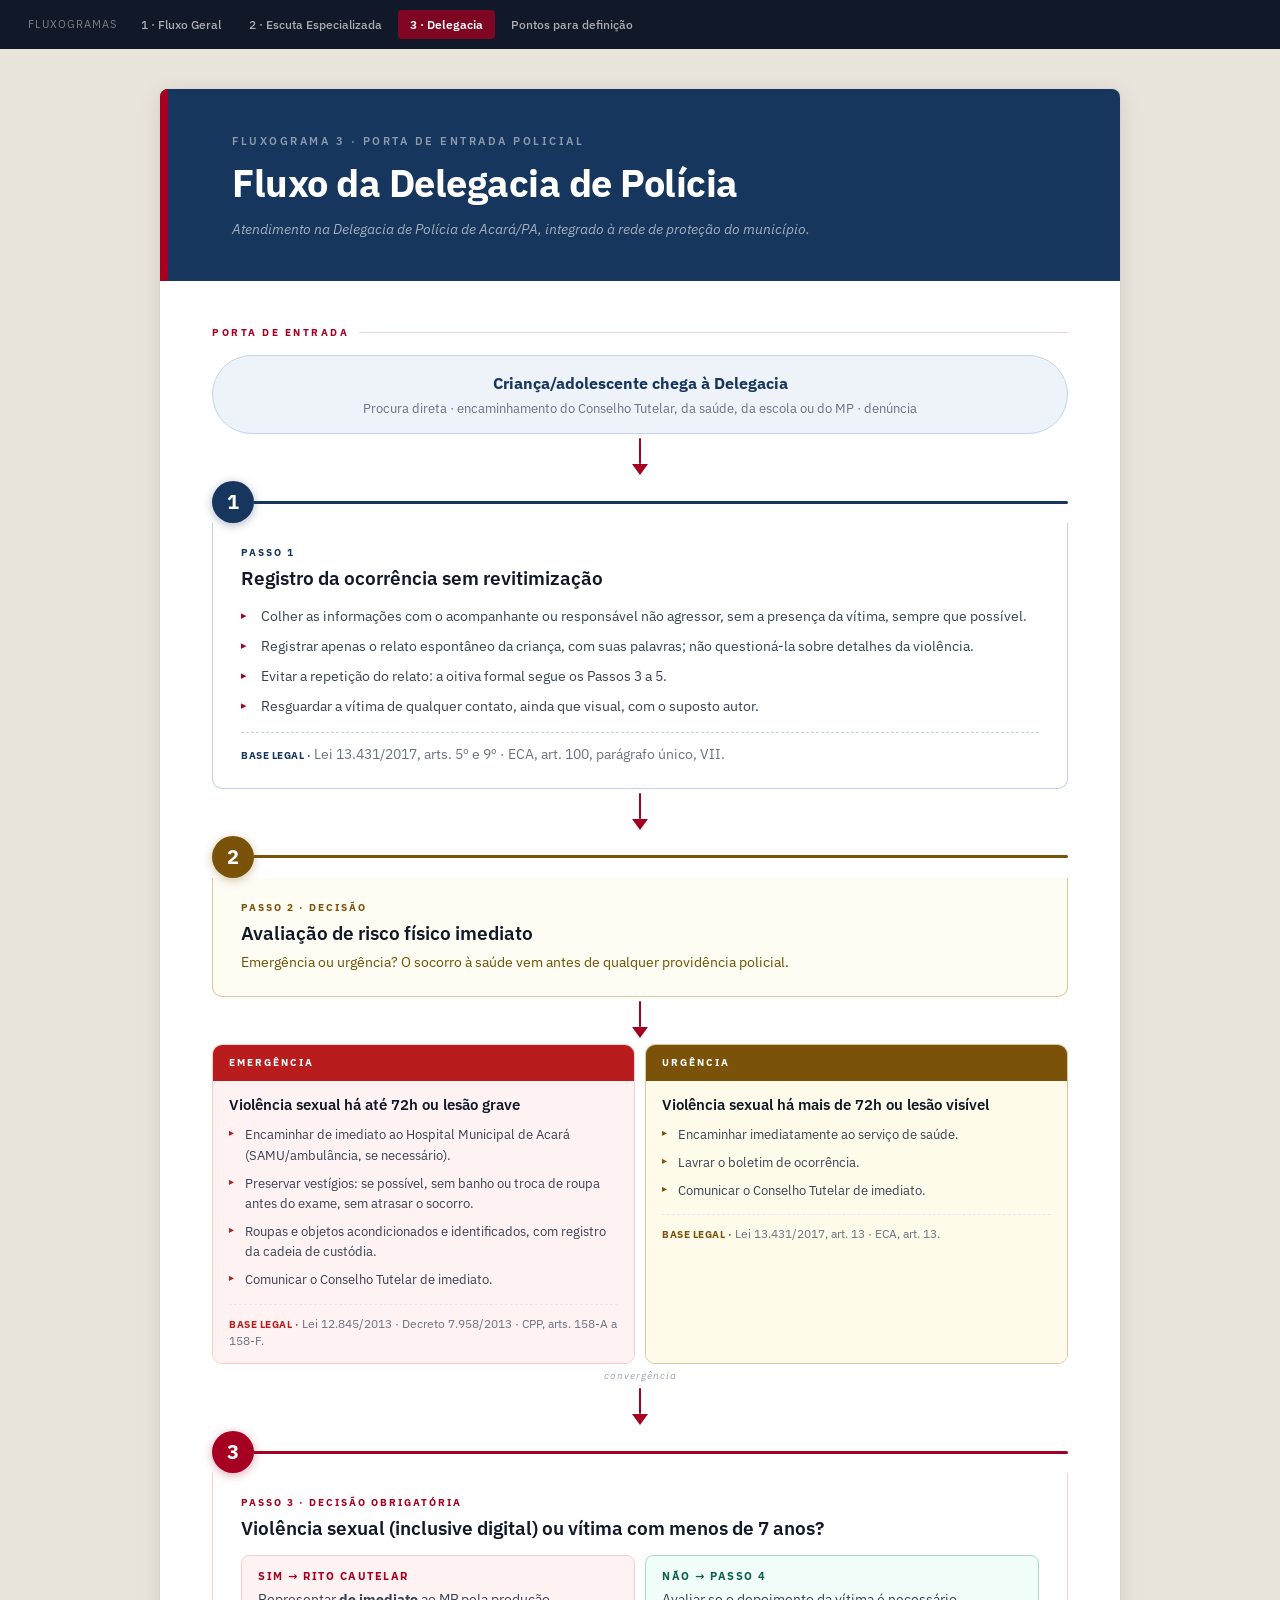
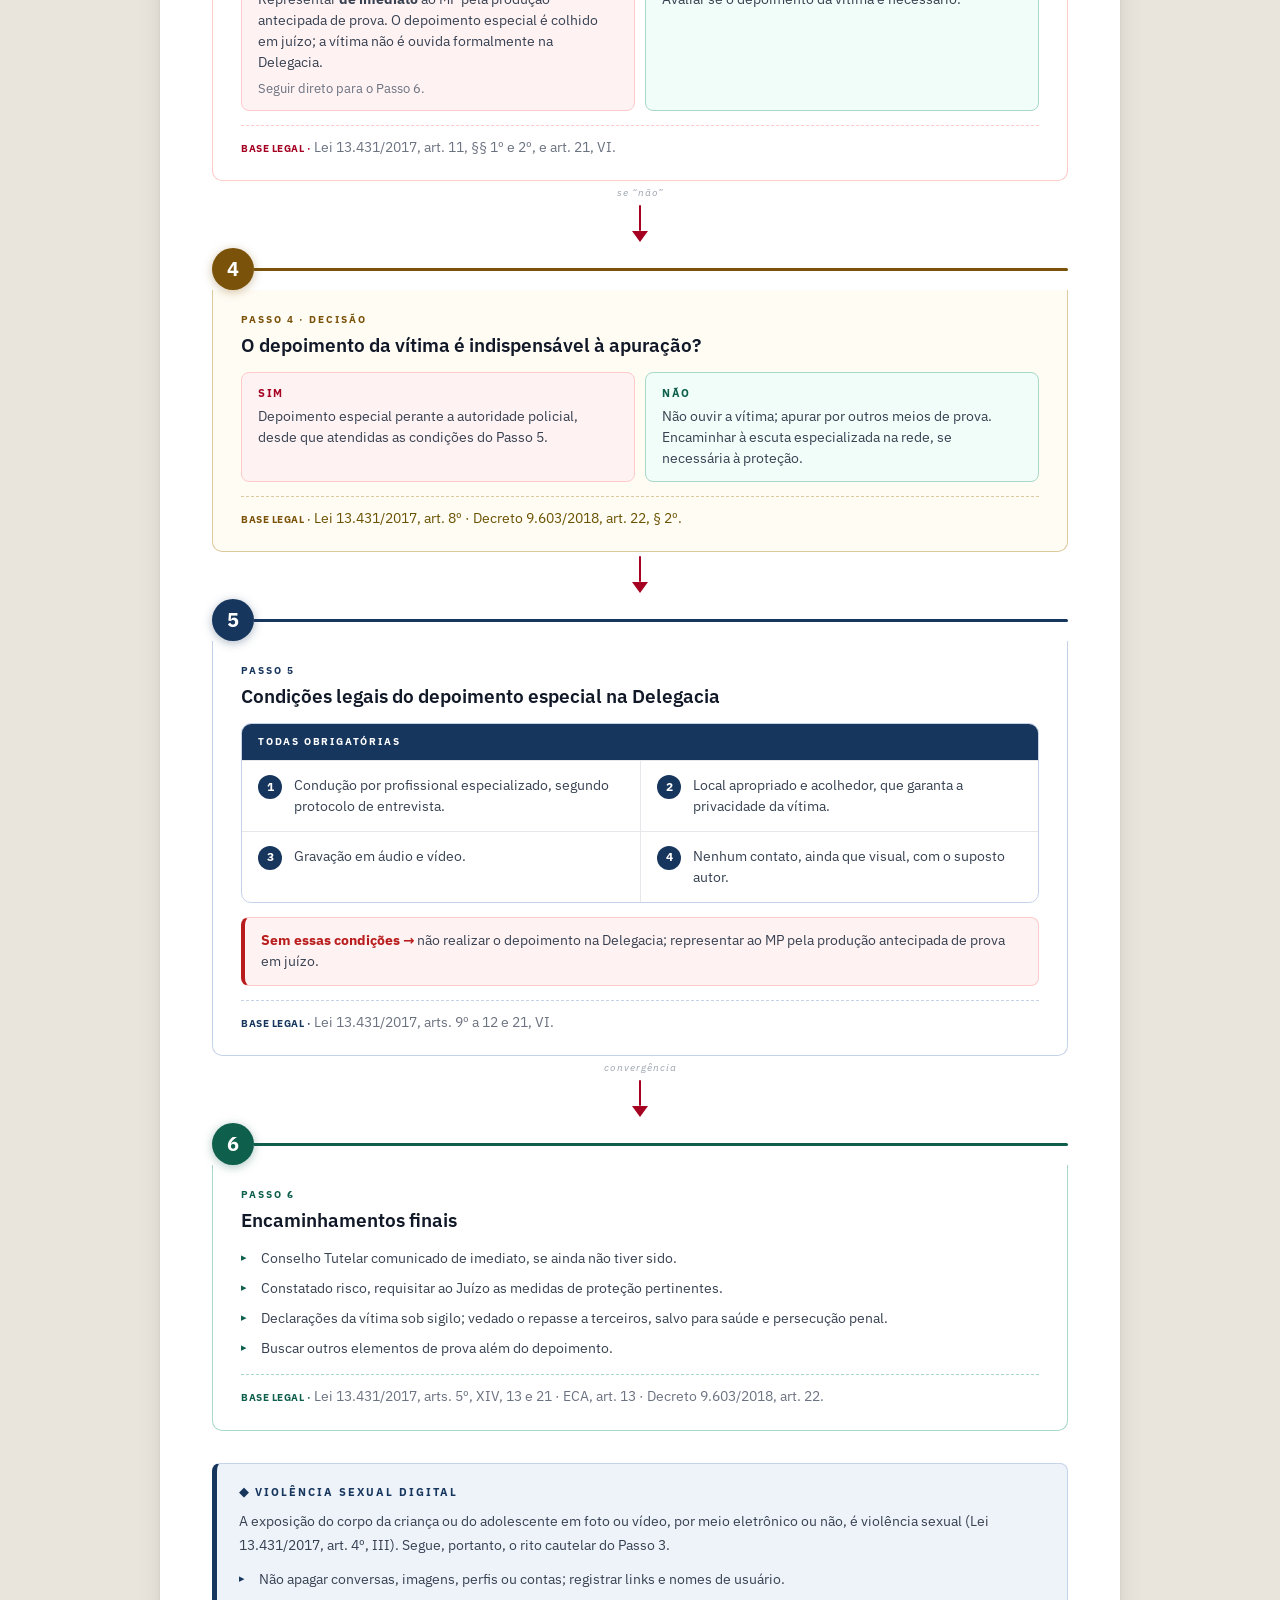
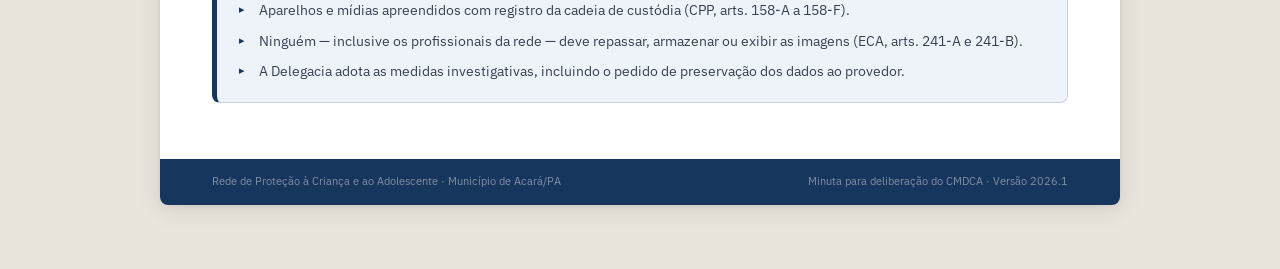
<file: fluxograma-3.html>
<!DOCTYPE html>
<html lang="pt-BR">
<head>
  <meta charset="utf-8">
  <meta name="viewport" content="width=device-width, initial-scale=1">
  <title>Fluxo da Delegacia de Polícia · Acará/PA</title>
  <meta name="description" content="Fluxograma 3 — atendimento na Delegacia de Polícia de Acará/PA a crianças e adolescentes vítimas ou testemunhas de violência.">
  <link rel="stylesheet" href="assets/css/fluxograma.css">
  <script src="assets/js/embed.js"></script>
</head>
<body>
  <nav class="site-nav" aria-label="Fluxogramas">
    <a class="site-nav__label" href="index.html">Fluxogramas</a>
    <a class="site-nav__link" href="fluxograma-1.html">1 · Fluxo Geral</a>
    <a class="site-nav__link" href="fluxograma-2.html">2 · Escuta Especializada</a>
    <a class="site-nav__link" href="fluxograma-3.html" aria-current="page">3 · Delegacia</a>
    <a class="site-nav__link" href="pontos-para-definicao.html">Pontos para definição</a>
  </nav>

  <main class="page">
    <article class="sheet">
      <header class="sheet-header">
        <div class="sheet-header__kicker">Fluxograma 3 · Porta de Entrada Policial</div>
        <h1>Fluxo da Delegacia de Polícia</h1>
        <p class="sheet-header__lead">Atendimento na Delegacia de Polícia de Acará/PA, integrado à rede de proteção do município.</p>
      </header>

      <div class="sheet-body flow">

        <!-- PORTA DE ENTRADA -->
        <section aria-label="Porta de entrada">
          <div class="section-label"><span>Porta de Entrada</span></div>
          <div class="entry entry--pill">
            <strong>Criança/adolescente chega à Delegacia</strong>
            <span>Procura direta · encaminhamento do Conselho Tutelar, da saúde, da escola ou do MP · denúncia</span>
          </div>
        </section>

        <div class="arrow" aria-hidden="true"></div>

        <!-- PASSO 1 -->
        <section class="step">
          <div class="step__rail"><span class="step__num">1</span></div>
          <div class="step__card">
            <div class="step__kicker">Passo 1</div>
            <h2>Registro da ocorrência sem revitimização</h2>
            <ul class="bullets">
              <li>Colher as informações com o acompanhante ou responsável não agressor, sem a presença da vítima, sempre que possível.</li>
              <li>Registrar apenas o relato espontâneo da criança, com suas palavras; não questioná-la sobre detalhes da violência.</li>
              <li>Evitar a repetição do relato: a oitiva formal segue os Passos 3 a 5.</li>
              <li>Resguardar a vítima de qualquer contato, ainda que visual, com o suposto autor.</li>
            </ul>
            <p class="legal">Lei 13.431/2017, arts. 5º e 9º · ECA, art. 100, parágrafo único, VII.</p>
          </div>
        </section>

        <div class="arrow" aria-hidden="true"></div>

        <!-- PASSO 2 · DECISÃO -->
        <section class="step step--amber">
          <div class="step__rail"><span class="step__num">2</span></div>
          <div class="step__card">
            <div class="step__kicker">Passo 2 · Decisão</div>
            <h2 class="h2-tight">Avaliação de risco físico imediato</h2>
            <p>Emergência ou urgência? O socorro à saúde vem antes de qualquer providência policial.</p>
          </div>
        </section>

        <div class="arrow" aria-hidden="true"></div>

        <div class="branches branches--2">
          <section class="branch branch--red">
            <div class="branch__head">Emergência</div>
            <div class="branch__body">
              <div class="branch__title">Violência sexual há até 72h ou lesão grave</div>
              <ul class="bullets bullets--sm">
                <li>Encaminhar de imediato ao Hospital Municipal de Acará (SAMU/ambulância, se necessário).</li>
                <li>Preservar vestígios: se possível, sem banho ou troca de roupa antes do exame, sem atrasar o socorro.</li>
                <li>Roupas e objetos acondicionados e identificados, com registro da cadeia de custódia.</li>
                <li>Comunicar o Conselho Tutelar de imediato.</li>
              </ul>
              <p class="legal">Lei 12.845/2013 · Decreto 7.958/2013 · CPP, arts. 158-A a 158-F.</p>
            </div>
          </section>

          <section class="branch branch--amber">
            <div class="branch__head">Urgência</div>
            <div class="branch__body">
              <div class="branch__title">Violência sexual há mais de 72h ou lesão visível</div>
              <ul class="bullets bullets--sm">
                <li>Encaminhar imediatamente ao serviço de saúde.</li>
                <li>Lavrar o boletim de ocorrência.</li>
                <li>Comunicar o Conselho Tutelar de imediato.</li>
              </ul>
              <p class="legal">Lei 13.431/2017, art. 13 · ECA, art. 13.</p>
            </div>
          </section>
        </div>

        <div class="arrow" aria-hidden="true"><span class="arrow__label">convergência</span></div>

        <!-- PASSO 3 · DECISÃO OBRIGATÓRIA -->
        <section class="step step--wine">
          <div class="step__rail"><span class="step__num">3</span></div>
          <div class="step__card">
            <div class="step__kicker">Passo 3 · Decisão obrigatória</div>
            <h2>Violência sexual (inclusive digital) ou vítima com menos de 7 anos?</h2>
            <div class="choice">
              <div class="choice__opt choice__opt--yes">
                <b>Sim → rito cautelar</b>
                Representar <strong>de imediato</strong> ao MP pela produção antecipada de prova. O depoimento especial é colhido em juízo; a vítima não é ouvida formalmente na Delegacia.
                <small>Seguir direto para o Passo 6.</small>
              </div>
              <div class="choice__opt choice__opt--no">
                <b>Não → Passo 4</b>
                Avaliar se o depoimento da vítima é necessário.
              </div>
            </div>
            <p class="legal">Lei 13.431/2017, art. 11, §§ 1º e 2º, e art. 21, VI.</p>
          </div>
        </section>

        <div class="arrow" aria-hidden="true"><span class="arrow__label">se “não”</span></div>

        <!-- PASSO 4 · DECISÃO -->
        <section class="step step--amber">
          <div class="step__rail"><span class="step__num">4</span></div>
          <div class="step__card">
            <div class="step__kicker">Passo 4 · Decisão</div>
            <h2>O depoimento da vítima é indispensável à apuração?</h2>
            <div class="choice">
              <div class="choice__opt choice__opt--yes">
                <b>Sim</b>
                Depoimento especial perante a autoridade policial, desde que atendidas as condições do Passo 5.
              </div>
              <div class="choice__opt choice__opt--no">
                <b>Não</b>
                Não ouvir a vítima; apurar por outros meios de prova. Encaminhar à escuta especializada na rede, se necessária à proteção.
              </div>
            </div>
            <p class="legal">Lei 13.431/2017, art. 8º · Decreto 9.603/2018, art. 22, § 2º.</p>
          </div>
        </section>

        <div class="arrow" aria-hidden="true"></div>

        <!-- PASSO 5 -->
        <section class="step">
          <div class="step__rail"><span class="step__num">5</span></div>
          <div class="step__card">
            <div class="step__kicker">Passo 5</div>
            <h2>Condições legais do depoimento especial na Delegacia</h2>
            <div class="reqs">
              <div class="reqs__title">Todas obrigatórias</div>
              <ol>
                <li>Condução por profissional especializado, segundo protocolo de entrevista.</li>
                <li>Local apropriado e acolhedor, que garanta a privacidade da vítima.</li>
                <li>Gravação em áudio e vídeo.</li>
                <li>Nenhum contato, ainda que visual, com o suposto autor.</li>
              </ol>
            </div>
            <div class="inline-alert">
              <strong>Sem essas condições →</strong> não realizar o depoimento na Delegacia; representar ao MP pela produção antecipada de prova em juízo.
            </div>
            <p class="legal">Lei 13.431/2017, arts. 9º a 12 e 21, VI.</p>
          </div>
        </section>

        <div class="arrow" aria-hidden="true"><span class="arrow__label">convergência</span></div>

        <!-- PASSO 6 -->
        <section class="step step--green">
          <div class="step__rail"><span class="step__num">6</span></div>
          <div class="step__card">
            <div class="step__kicker">Passo 6</div>
            <h2>Encaminhamentos finais</h2>
            <ul class="bullets">
              <li>Conselho Tutelar comunicado de imediato, se ainda não tiver sido.</li>
              <li>Constatado risco, requisitar ao Juízo as medidas de proteção pertinentes.</li>
              <li>Declarações da vítima sob sigilo; vedado o repasse a terceiros, salvo para saúde e persecução penal.</li>
              <li>Buscar outros elementos de prova além do depoimento.</li>
            </ul>
            <p class="legal">Lei 13.431/2017, arts. 5º, XIV, 13 e 21 · ECA, art. 13 · Decreto 9.603/2018, art. 22.</p>
          </div>
        </section>

        <!-- VIOLÊNCIA SEXUAL DIGITAL -->
        <aside class="alert alert--navy spaced">
          <div class="alert__title">Violência sexual digital</div>
          <p>A exposição do corpo da criança ou do adolescente em foto ou vídeo, por meio eletrônico ou não, é violência sexual (Lei 13.431/2017, art. 4º, III). Segue, portanto, o rito cautelar do Passo 3.</p>
          <ul class="bullets">
            <li>Não apagar conversas, imagens, perfis ou contas; registrar links e nomes de usuário.</li>
            <li>Aparelhos e mídias apreendidos com registro da cadeia de custódia (CPP, arts. 158-A a 158-F).</li>
            <li>Ninguém — inclusive os profissionais da rede — deve repassar, armazenar ou exibir as imagens (ECA, arts. 241-A e 241-B).</li>
            <li>A Delegacia adota as medidas investigativas, incluindo o pedido de preservação dos dados ao provedor.</li>
          </ul>
        </aside>

      </div>

      <footer class="sheet-footer">
        <span>Rede de Proteção à Criança e ao Adolescente · Município de Acará/PA</span>
        <span>Minuta para deliberação do CMDCA · Versão 2026.1</span>
      </footer>
    </article>
  </main>
</body>
</html>
</file>
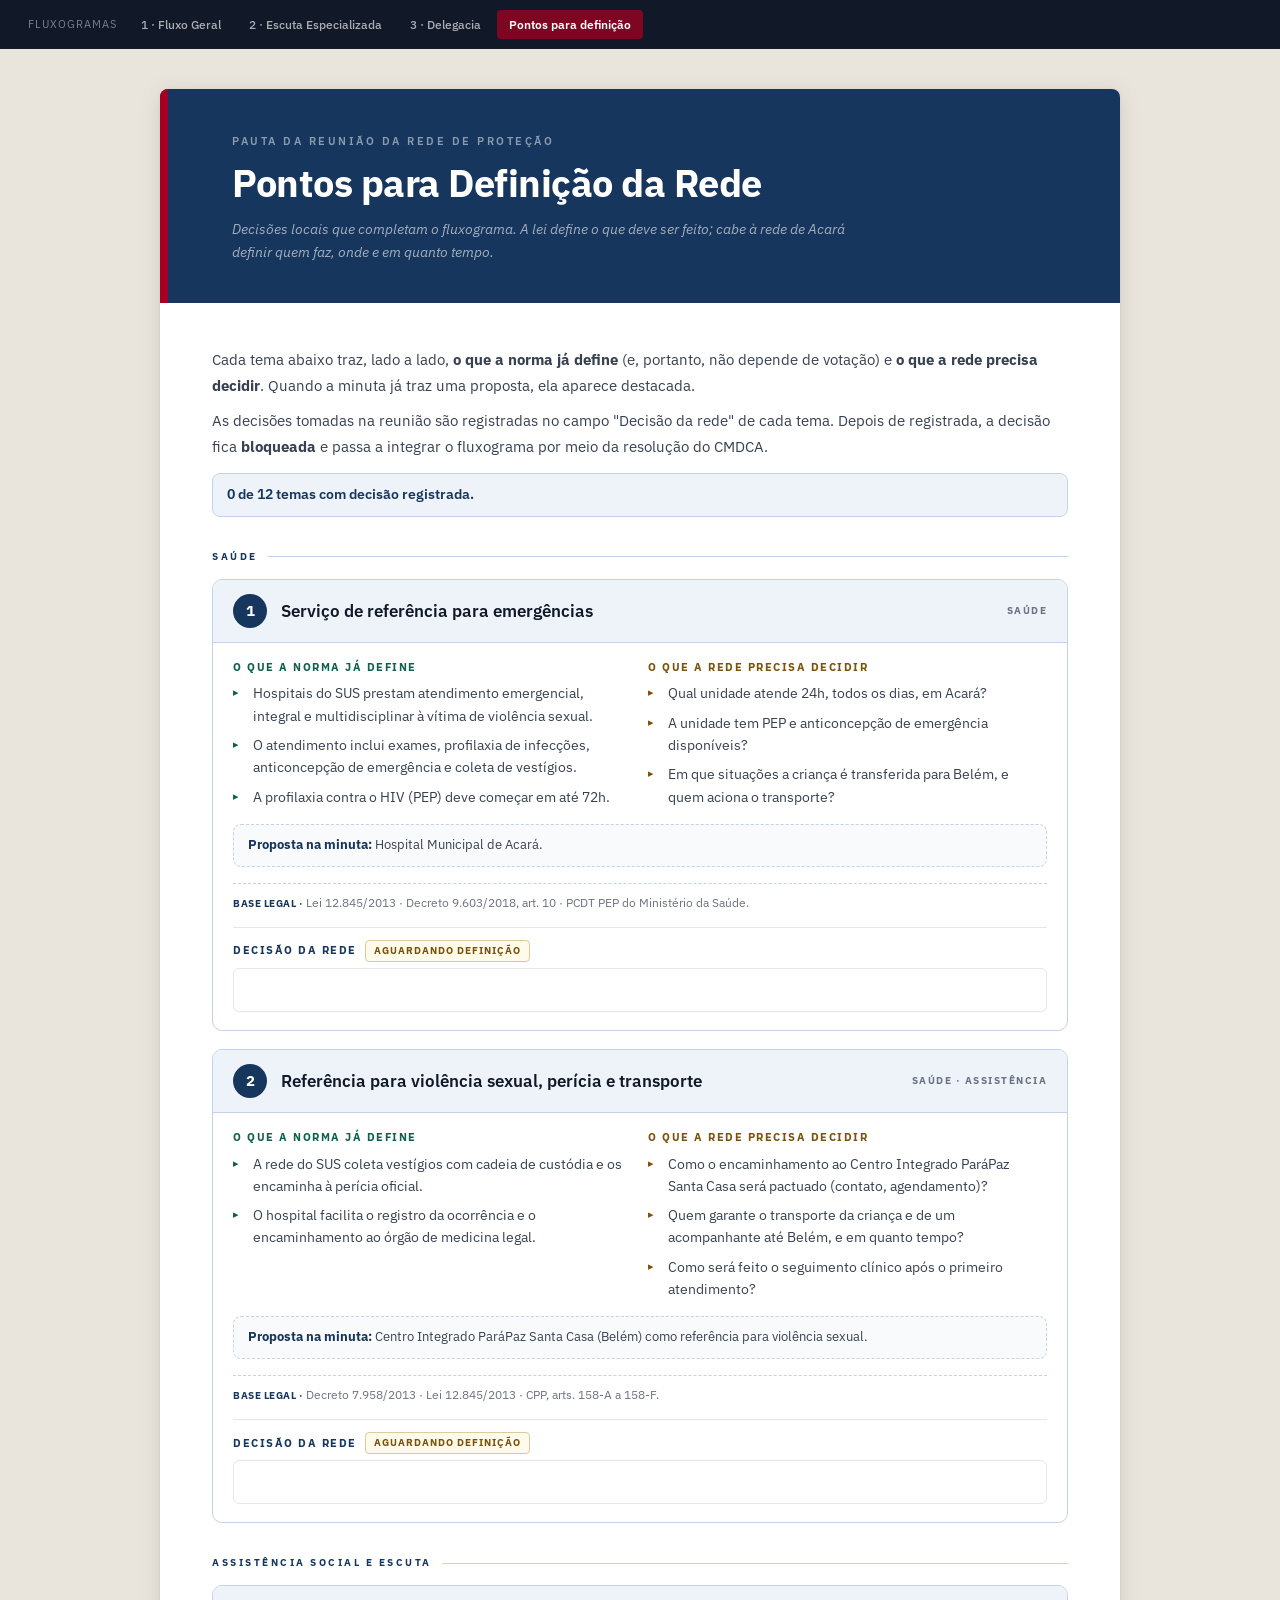
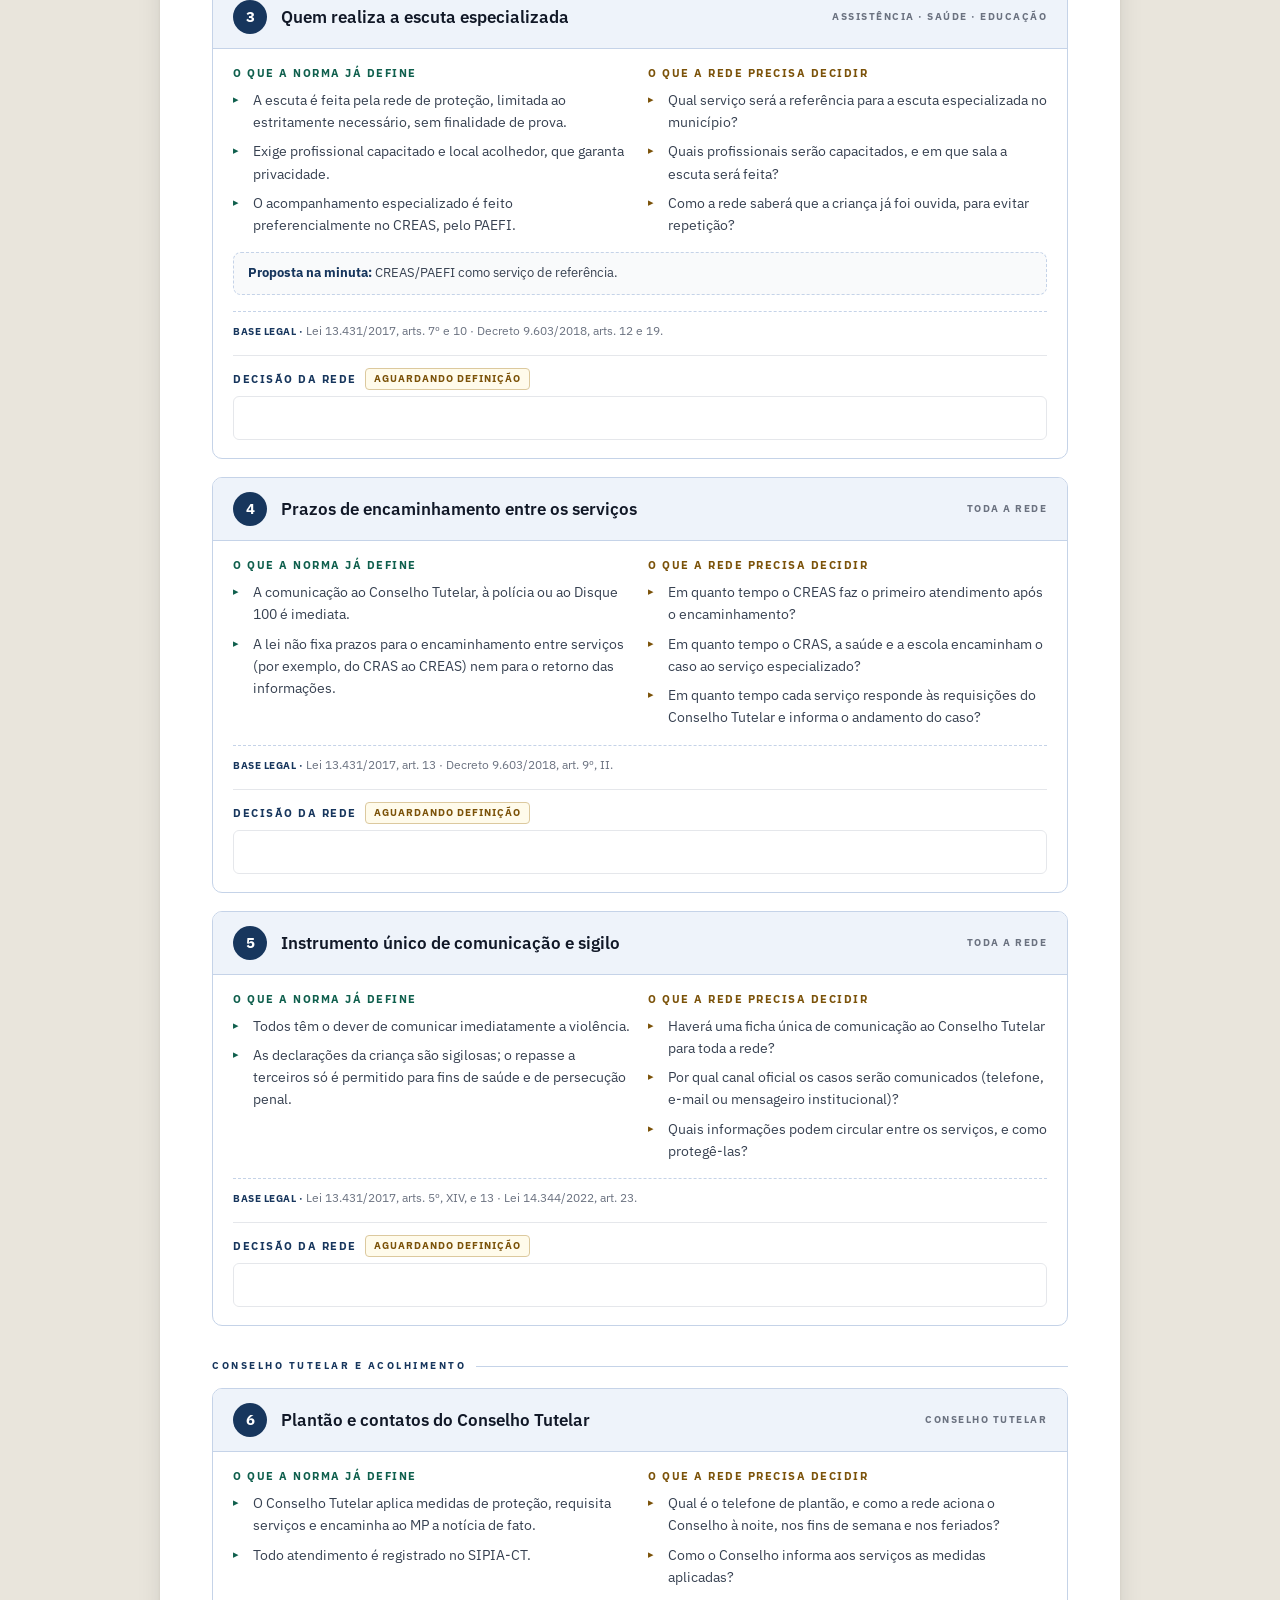
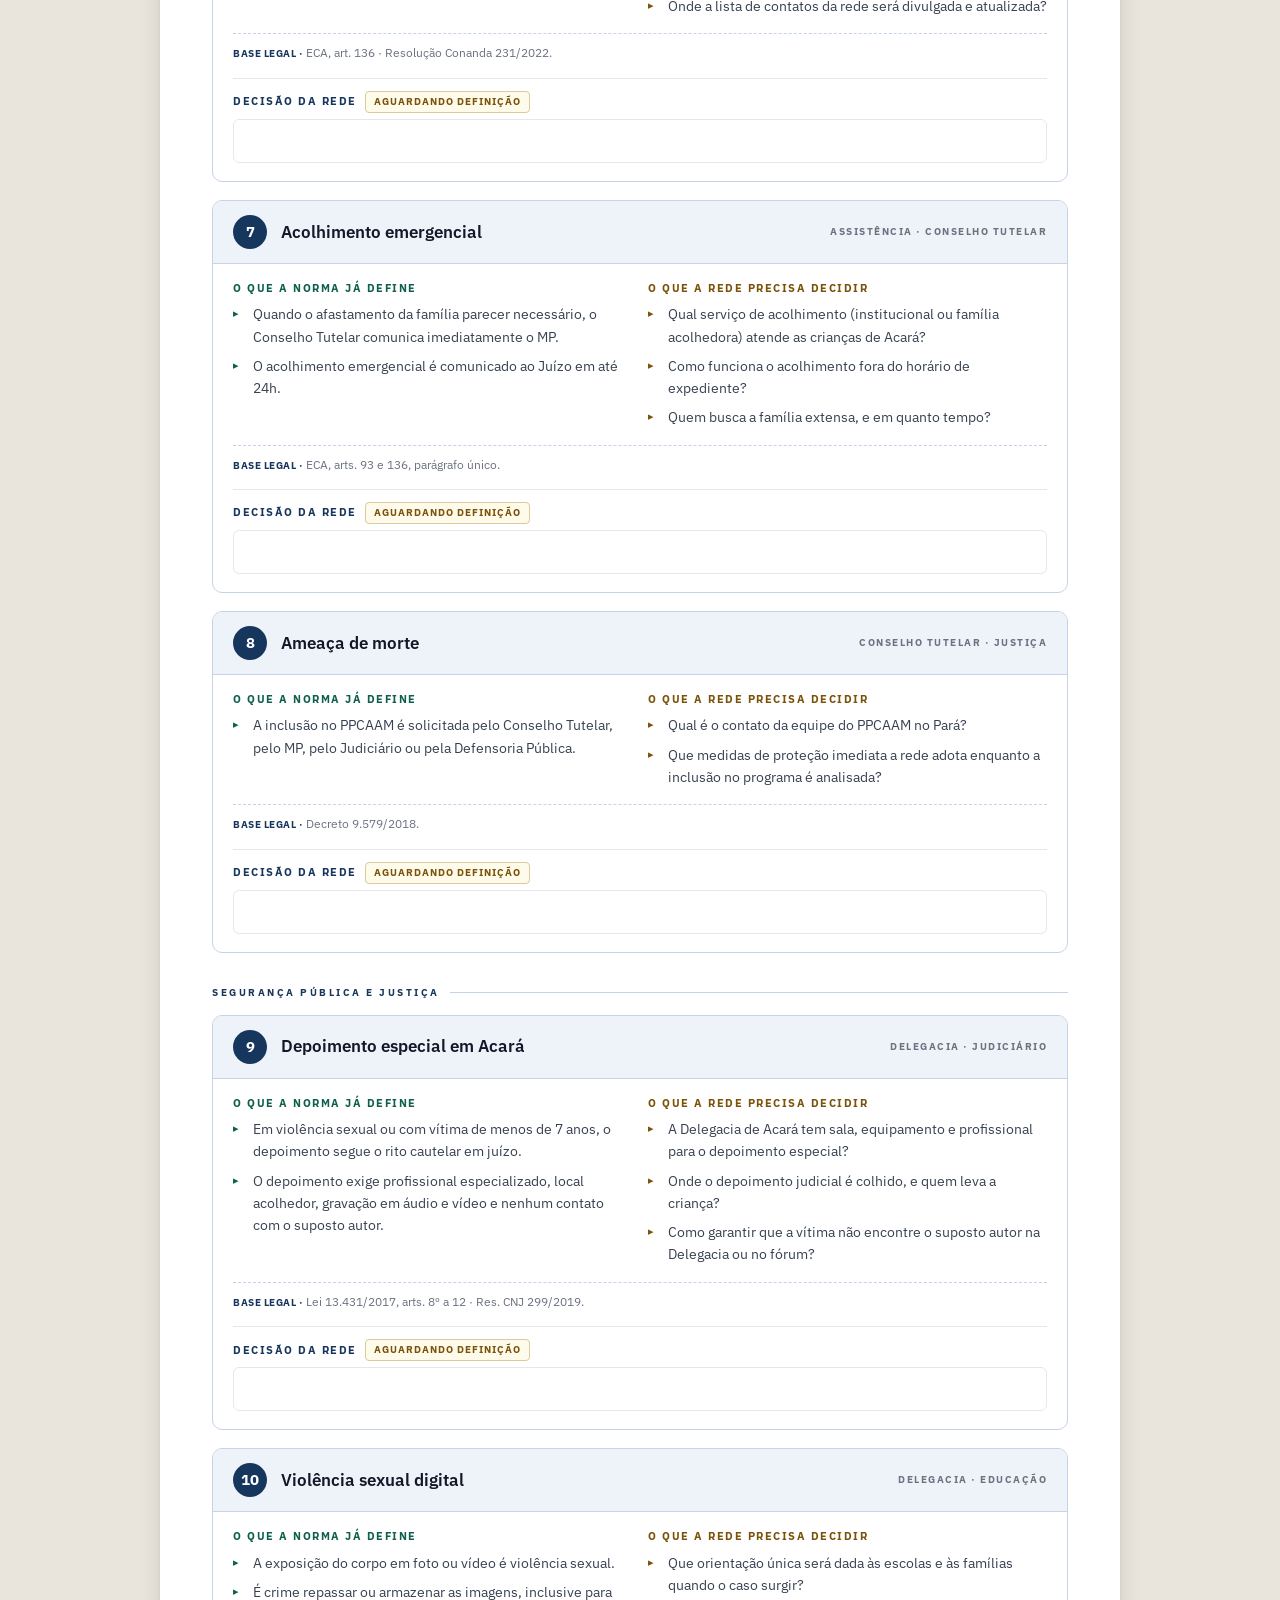
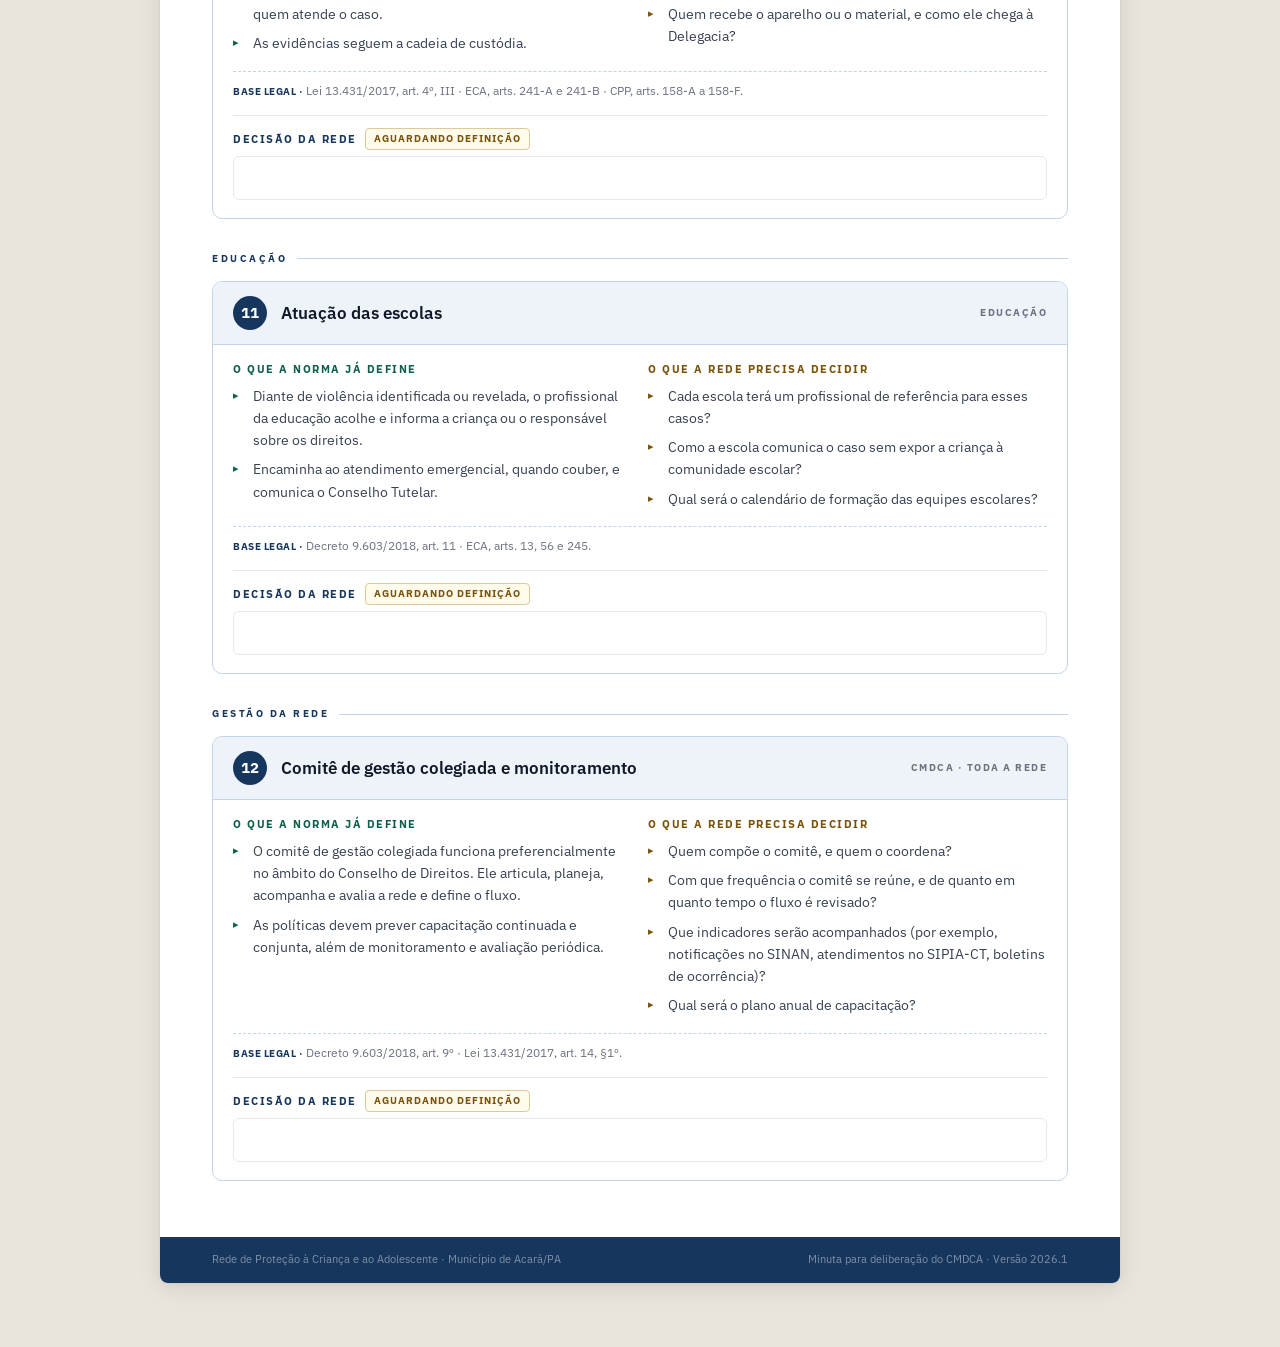
<file: pontos-para-definicao.html>
<!DOCTYPE html>
<html lang="pt-BR">
<head>
  <meta charset="utf-8">
  <meta name="viewport" content="width=device-width, initial-scale=1">
  <title>Pontos para Definição da Rede · Acará/PA</title>
  <meta name="description" content="Pauta de decisões da rede de proteção de Acará/PA para complementar o fluxo municipal de atendimento.">
  <link rel="stylesheet" href="assets/css/fluxograma.css">
  <script src="assets/js/embed.js"></script>
  <script src="assets/js/decisoes.js"></script>
</head>
<body>
  <nav class="site-nav" aria-label="Fluxogramas">
    <a class="site-nav__label" href="index.html">Fluxogramas</a>
    <a class="site-nav__link" href="fluxograma-1.html">1 · Fluxo Geral</a>
    <a class="site-nav__link" href="fluxograma-2.html">2 · Escuta Especializada</a>
    <a class="site-nav__link" href="fluxograma-3.html">3 · Delegacia</a>
    <a class="site-nav__link" href="pontos-para-definicao.html" aria-current="page">Pontos para definição</a>
  </nav>

  <main class="page">
    <article class="sheet">
      <header class="sheet-header">
        <div class="sheet-header__kicker">Pauta da reunião da rede de proteção</div>
        <h1>Pontos para Definição da Rede</h1>
        <p class="sheet-header__lead">Decisões locais que completam o fluxograma. A lei define o que deve ser feito; cabe à rede de Acará definir quem faz, onde e em quanto tempo.</p>
      </header>

      <div class="sheet-body">

        <p class="page-intro">Cada tema abaixo traz, lado a lado, <strong>o que a norma já define</strong> (e, portanto, não depende de votação) e <strong>o que a rede precisa decidir</strong>. Quando a minuta já traz uma proposta, ela aparece destacada.</p>
        <p class="page-intro">As decisões tomadas na reunião são registradas no campo "Decisão da rede" de cada tema. Depois de registrada, a decisão fica <strong>bloqueada</strong> e passa a integrar o fluxograma por meio da resolução do CMDCA.</p>
        <p class="decisions-summary" data-decisoes-resumo>Carregando as decisões registradas…</p>

        <div class="section-label section-label--navy"><span>Saúde</span></div>

        <section class="topic">
          <div class="topic__head"><span class="topic__num">1</span><h2>Serviço de referência para emergências</h2><span class="topic__area">Saúde</span></div>
          <div class="topic__body">
            <div class="topic__col topic__col--law">
              <h3>O que a norma já define</h3>
              <ul class="bullets">
                <li>Hospitais do SUS prestam atendimento emergencial, integral e multidisciplinar à vítima de violência sexual.</li>
                <li>O atendimento inclui exames, profilaxia de infecções, anticoncepção de emergência e coleta de vestígios.</li>
                <li>A profilaxia contra o HIV (PEP) deve começar em até 72h.</li>
              </ul>
            </div>
            <div class="topic__col topic__col--ask">
              <h3>O que a rede precisa decidir</h3>
              <ul class="bullets">
                <li>Qual unidade atende 24h, todos os dias, em Acará?</li>
                <li>A unidade tem PEP e anticoncepção de emergência disponíveis?</li>
                <li>Em que situações a criança é transferida para Belém, e quem aciona o transporte?</li>
              </ul>
            </div>
            <div class="topic__proposal"><b>Proposta na minuta:</b> Hospital Municipal de Acará.</div>
            <p class="legal">Lei 12.845/2013 · Decreto 9.603/2018, art. 10 · PCDT PEP do Ministério da Saúde.</p>
            <div class="topic__decision">Decisão da rede<span></span></div>
          </div>
        </section>

        <section class="topic">
          <div class="topic__head"><span class="topic__num">2</span><h2>Referência para violência sexual, perícia e transporte</h2><span class="topic__area">Saúde · Assistência</span></div>
          <div class="topic__body">
            <div class="topic__col topic__col--law">
              <h3>O que a norma já define</h3>
              <ul class="bullets">
                <li>A rede do SUS coleta vestígios com cadeia de custódia e os encaminha à perícia oficial.</li>
                <li>O hospital facilita o registro da ocorrência e o encaminhamento ao órgão de medicina legal.</li>
              </ul>
            </div>
            <div class="topic__col topic__col--ask">
              <h3>O que a rede precisa decidir</h3>
              <ul class="bullets">
                <li>Como o encaminhamento ao Centro Integrado ParáPaz Santa Casa será pactuado (contato, agendamento)?</li>
                <li>Quem garante o transporte da criança e de um acompanhante até Belém, e em quanto tempo?</li>
                <li>Como será feito o seguimento clínico após o primeiro atendimento?</li>
              </ul>
            </div>
            <div class="topic__proposal"><b>Proposta na minuta:</b> Centro Integrado ParáPaz Santa Casa (Belém) como referência para violência sexual.</div>
            <p class="legal">Decreto 7.958/2013 · Lei 12.845/2013 · CPP, arts. 158-A a 158-F.</p>
            <div class="topic__decision">Decisão da rede<span></span></div>
          </div>
        </section>

        <div class="section-label section-label--navy"><span>Assistência social e escuta</span></div>

        <section class="topic">
          <div class="topic__head"><span class="topic__num">3</span><h2>Quem realiza a escuta especializada</h2><span class="topic__area">Assistência · Saúde · Educação</span></div>
          <div class="topic__body">
            <div class="topic__col topic__col--law">
              <h3>O que a norma já define</h3>
              <ul class="bullets">
                <li>A escuta é feita pela rede de proteção, limitada ao estritamente necessário, sem finalidade de prova.</li>
                <li>Exige profissional capacitado e local acolhedor, que garanta privacidade.</li>
                <li>O acompanhamento especializado é feito preferencialmente no CREAS, pelo PAEFI.</li>
              </ul>
            </div>
            <div class="topic__col topic__col--ask">
              <h3>O que a rede precisa decidir</h3>
              <ul class="bullets">
                <li>Qual serviço será a referência para a escuta especializada no município?</li>
                <li>Quais profissionais serão capacitados, e em que sala a escuta será feita?</li>
                <li>Como a rede saberá que a criança já foi ouvida, para evitar repetição?</li>
              </ul>
            </div>
            <div class="topic__proposal"><b>Proposta na minuta:</b> CREAS/PAEFI como serviço de referência.</div>
            <p class="legal">Lei 13.431/2017, arts. 7º e 10 · Decreto 9.603/2018, arts. 12 e 19.</p>
            <div class="topic__decision">Decisão da rede<span></span></div>
          </div>
        </section>

        <section class="topic">
          <div class="topic__head"><span class="topic__num">4</span><h2>Prazos de encaminhamento entre os serviços</h2><span class="topic__area">Toda a rede</span></div>
          <div class="topic__body">
            <div class="topic__col topic__col--law">
              <h3>O que a norma já define</h3>
              <ul class="bullets">
                <li>A comunicação ao Conselho Tutelar, à polícia ou ao Disque 100 é imediata.</li>
                <li>A lei não fixa prazos para o encaminhamento entre serviços (por exemplo, do CRAS ao CREAS) nem para o retorno das informações.</li>
              </ul>
            </div>
            <div class="topic__col topic__col--ask">
              <h3>O que a rede precisa decidir</h3>
              <ul class="bullets">
                <li>Em quanto tempo o CREAS faz o primeiro atendimento após o encaminhamento?</li>
                <li>Em quanto tempo o CRAS, a saúde e a escola encaminham o caso ao serviço especializado?</li>
                <li>Em quanto tempo cada serviço responde às requisições do Conselho Tutelar e informa o andamento do caso?</li>
              </ul>
            </div>
            <p class="legal">Lei 13.431/2017, art. 13 · Decreto 9.603/2018, art. 9º, II.</p>
            <div class="topic__decision">Decisão da rede<span></span></div>
          </div>
        </section>

        <section class="topic">
          <div class="topic__head"><span class="topic__num">5</span><h2>Instrumento único de comunicação e sigilo</h2><span class="topic__area">Toda a rede</span></div>
          <div class="topic__body">
            <div class="topic__col topic__col--law">
              <h3>O que a norma já define</h3>
              <ul class="bullets">
                <li>Todos têm o dever de comunicar imediatamente a violência.</li>
                <li>As declarações da criança são sigilosas; o repasse a terceiros só é permitido para fins de saúde e de persecução penal.</li>
              </ul>
            </div>
            <div class="topic__col topic__col--ask">
              <h3>O que a rede precisa decidir</h3>
              <ul class="bullets">
                <li>Haverá uma ficha única de comunicação ao Conselho Tutelar para toda a rede?</li>
                <li>Por qual canal oficial os casos serão comunicados (telefone, e-mail ou mensageiro institucional)?</li>
                <li>Quais informações podem circular entre os serviços, e como protegê-las?</li>
              </ul>
            </div>
            <p class="legal">Lei 13.431/2017, arts. 5º, XIV, e 13 · Lei 14.344/2022, art. 23.</p>
            <div class="topic__decision">Decisão da rede<span></span></div>
          </div>
        </section>

        <div class="section-label section-label--navy"><span>Conselho Tutelar e acolhimento</span></div>

        <section class="topic">
          <div class="topic__head"><span class="topic__num">6</span><h2>Plantão e contatos do Conselho Tutelar</h2><span class="topic__area">Conselho Tutelar</span></div>
          <div class="topic__body">
            <div class="topic__col topic__col--law">
              <h3>O que a norma já define</h3>
              <ul class="bullets">
                <li>O Conselho Tutelar aplica medidas de proteção, requisita serviços e encaminha ao MP a notícia de fato.</li>
                <li>Todo atendimento é registrado no SIPIA-CT.</li>
              </ul>
            </div>
            <div class="topic__col topic__col--ask">
              <h3>O que a rede precisa decidir</h3>
              <ul class="bullets">
                <li>Qual é o telefone de plantão, e como a rede aciona o Conselho à noite, nos fins de semana e nos feriados?</li>
                <li>Como o Conselho informa aos serviços as medidas aplicadas?</li>
                <li>Onde a lista de contatos da rede será divulgada e atualizada?</li>
              </ul>
            </div>
            <p class="legal">ECA, art. 136 · Resolução Conanda 231/2022.</p>
            <div class="topic__decision">Decisão da rede<span></span></div>
          </div>
        </section>

        <section class="topic">
          <div class="topic__head"><span class="topic__num">7</span><h2>Acolhimento emergencial</h2><span class="topic__area">Assistência · Conselho Tutelar</span></div>
          <div class="topic__body">
            <div class="topic__col topic__col--law">
              <h3>O que a norma já define</h3>
              <ul class="bullets">
                <li>Quando o afastamento da família parecer necessário, o Conselho Tutelar comunica imediatamente o MP.</li>
                <li>O acolhimento emergencial é comunicado ao Juízo em até 24h.</li>
              </ul>
            </div>
            <div class="topic__col topic__col--ask">
              <h3>O que a rede precisa decidir</h3>
              <ul class="bullets">
                <li>Qual serviço de acolhimento (institucional ou família acolhedora) atende as crianças de Acará?</li>
                <li>Como funciona o acolhimento fora do horário de expediente?</li>
                <li>Quem busca a família extensa, e em quanto tempo?</li>
              </ul>
            </div>
            <p class="legal">ECA, arts. 93 e 136, parágrafo único.</p>
            <div class="topic__decision">Decisão da rede<span></span></div>
          </div>
        </section>

        <section class="topic">
          <div class="topic__head"><span class="topic__num">8</span><h2>Ameaça de morte</h2><span class="topic__area">Conselho Tutelar · Justiça</span></div>
          <div class="topic__body">
            <div class="topic__col topic__col--law">
              <h3>O que a norma já define</h3>
              <ul class="bullets">
                <li>A inclusão no PPCAAM é solicitada pelo Conselho Tutelar, pelo MP, pelo Judiciário ou pela Defensoria Pública.</li>
              </ul>
            </div>
            <div class="topic__col topic__col--ask">
              <h3>O que a rede precisa decidir</h3>
              <ul class="bullets">
                <li>Qual é o contato da equipe do PPCAAM no Pará?</li>
                <li>Que medidas de proteção imediata a rede adota enquanto a inclusão no programa é analisada?</li>
              </ul>
            </div>
            <p class="legal">Decreto 9.579/2018.</p>
            <div class="topic__decision">Decisão da rede<span></span></div>
          </div>
        </section>

        <div class="section-label section-label--navy"><span>Segurança pública e Justiça</span></div>

        <section class="topic">
          <div class="topic__head"><span class="topic__num">9</span><h2>Depoimento especial em Acará</h2><span class="topic__area">Delegacia · Judiciário</span></div>
          <div class="topic__body">
            <div class="topic__col topic__col--law">
              <h3>O que a norma já define</h3>
              <ul class="bullets">
                <li>Em violência sexual ou com vítima de menos de 7 anos, o depoimento segue o rito cautelar em juízo.</li>
                <li>O depoimento exige profissional especializado, local acolhedor, gravação em áudio e vídeo e nenhum contato com o suposto autor.</li>
              </ul>
            </div>
            <div class="topic__col topic__col--ask">
              <h3>O que a rede precisa decidir</h3>
              <ul class="bullets">
                <li>A Delegacia de Acará tem sala, equipamento e profissional para o depoimento especial?</li>
                <li>Onde o depoimento judicial é colhido, e quem leva a criança?</li>
                <li>Como garantir que a vítima não encontre o suposto autor na Delegacia ou no fórum?</li>
              </ul>
            </div>
            <p class="legal">Lei 13.431/2017, arts. 8º a 12 · Res. CNJ 299/2019.</p>
            <div class="topic__decision">Decisão da rede<span></span></div>
          </div>
        </section>

        <section class="topic">
          <div class="topic__head"><span class="topic__num">10</span><h2>Violência sexual digital</h2><span class="topic__area">Delegacia · Educação</span></div>
          <div class="topic__body">
            <div class="topic__col topic__col--law">
              <h3>O que a norma já define</h3>
              <ul class="bullets">
                <li>A exposição do corpo em foto ou vídeo é violência sexual.</li>
                <li>É crime repassar ou armazenar as imagens, inclusive para quem atende o caso.</li>
                <li>As evidências seguem a cadeia de custódia.</li>
              </ul>
            </div>
            <div class="topic__col topic__col--ask">
              <h3>O que a rede precisa decidir</h3>
              <ul class="bullets">
                <li>Que orientação única será dada às escolas e às famílias quando o caso surgir?</li>
                <li>Quem recebe o aparelho ou o material, e como ele chega à Delegacia?</li>
              </ul>
            </div>
            <p class="legal">Lei 13.431/2017, art. 4º, III · ECA, arts. 241-A e 241-B · CPP, arts. 158-A a 158-F.</p>
            <div class="topic__decision">Decisão da rede<span></span></div>
          </div>
        </section>

        <div class="section-label section-label--navy"><span>Educação</span></div>

        <section class="topic">
          <div class="topic__head"><span class="topic__num">11</span><h2>Atuação das escolas</h2><span class="topic__area">Educação</span></div>
          <div class="topic__body">
            <div class="topic__col topic__col--law">
              <h3>O que a norma já define</h3>
              <ul class="bullets">
                <li>Diante de violência identificada ou revelada, o profissional da educação acolhe e informa a criança ou o responsável sobre os direitos.</li>
                <li>Encaminha ao atendimento emergencial, quando couber, e comunica o Conselho Tutelar.</li>
              </ul>
            </div>
            <div class="topic__col topic__col--ask">
              <h3>O que a rede precisa decidir</h3>
              <ul class="bullets">
                <li>Cada escola terá um profissional de referência para esses casos?</li>
                <li>Como a escola comunica o caso sem expor a criança à comunidade escolar?</li>
                <li>Qual será o calendário de formação das equipes escolares?</li>
              </ul>
            </div>
            <p class="legal">Decreto 9.603/2018, art. 11 · ECA, arts. 13, 56 e 245.</p>
            <div class="topic__decision">Decisão da rede<span></span></div>
          </div>
        </section>

        <div class="section-label section-label--navy"><span>Gestão da rede</span></div>

        <section class="topic">
          <div class="topic__head"><span class="topic__num">12</span><h2>Comitê de gestão colegiada e monitoramento</h2><span class="topic__area">CMDCA · Toda a rede</span></div>
          <div class="topic__body">
            <div class="topic__col topic__col--law">
              <h3>O que a norma já define</h3>
              <ul class="bullets">
                <li>O comitê de gestão colegiada funciona preferencialmente no âmbito do Conselho de Direitos. Ele articula, planeja, acompanha e avalia a rede e define o fluxo.</li>
                <li>As políticas devem prever capacitação continuada e conjunta, além de monitoramento e avaliação periódica.</li>
              </ul>
            </div>
            <div class="topic__col topic__col--ask">
              <h3>O que a rede precisa decidir</h3>
              <ul class="bullets">
                <li>Quem compõe o comitê, e quem o coordena?</li>
                <li>Com que frequência o comitê se reúne, e de quanto em quanto tempo o fluxo é revisado?</li>
                <li>Que indicadores serão acompanhados (por exemplo, notificações no SINAN, atendimentos no SIPIA-CT, boletins de ocorrência)?</li>
                <li>Qual será o plano anual de capacitação?</li>
              </ul>
            </div>
            <p class="legal">Decreto 9.603/2018, art. 9º · Lei 13.431/2017, art. 14, §1º.</p>
            <div class="topic__decision">Decisão da rede<span></span></div>
          </div>
        </section>

      </div>

      <footer class="sheet-footer">
        <span>Rede de Proteção à Criança e ao Adolescente · Município de Acará/PA</span>
        <span>Minuta para deliberação do CMDCA · Versão 2026.1</span>
      </footer>
    </article>
  </main>
</body>
</html>
</file>
<file: assets/css/fluxograma.css>
/* ==========================================================================
   Protocolo de Atuação Integrada — Comarca de Acará/PA
   Folha de estilo única dos fluxogramas (index + fluxogramas 1, 2 e 3)
   ========================================================================== */

@font-face {
  font-family: "IBM Plex Sans";
  font-style: normal;
  font-weight: 300 700;
  font-display: swap;
  src: url("../fonts/ibm-plex-sans-latin.woff2") format("woff2");
}
@font-face {
  font-family: "IBM Plex Sans";
  font-style: italic;
  font-weight: 300 400;
  font-display: swap;
  src: url("../fonts/ibm-plex-sans-latin-italic.woff2") format("woff2");
}

:root {
  --navy: #17365D;
  --navy-soft: #EEF3FA;
  --navy-line: #C5D3E8;
  --wine: #A50021;
  --wine-soft: #FEF2F2;
  --wine-line: #FECACA;
  --red: #B91C1C;
  --green: #0F5F4D;
  --green-soft: #F0FDF9;
  --green-line: #A7D8C8;
  --amber: #7B5209;
  --amber-soft: #FFFBEB;
  --amber-paper: #FFFCF4;
  --amber-line: #DCC99E;
  --amber-text: #6B5200;

  --ink: #111827;
  --text: #374151;
  --muted: #6B7280;
  --rule: #E5E7EB;
  --paper: #FFFFFF;
  --canvas: #E9E5DC;

  --radius: 10px;
  --shadow: 0 4px 24px rgba(0, 0, 0, .10), 0 1px 4px rgba(0, 0, 0, .06);
  --font: "IBM Plex Sans", system-ui, -apple-system, "Segoe UI", sans-serif;
}

*, *::before, *::after { box-sizing: border-box; }

body {
  margin: 0;
  background: var(--canvas);
  color: var(--text);
  font-family: var(--font);
  font-size: 16px;
  line-height: 1.6;
  -webkit-font-smoothing: antialiased;
}

a { color: inherit; text-decoration: none; }
h1, h2, h3 { margin: 0; color: var(--ink); line-height: 1.3; }
p { margin: 0; }
ul { margin: 0; padding: 0; list-style: none; }

.visually-hidden {
  position: absolute !important; width: 1px; height: 1px; overflow: hidden;
  clip: rect(0 0 0 0); white-space: nowrap;
}

/* --------------------------------------------------------------------------
   Navegação superior
   -------------------------------------------------------------------------- */
.site-nav {
  position: sticky; top: 0; z-index: 100;
  background: var(--ink);
  padding: 10px 28px;
  display: flex; flex-wrap: wrap; align-items: center; gap: 4px;
}
.site-nav__label {
  margin-right: 8px;
  font-size: 11px; letter-spacing: 1px; text-transform: uppercase;
  color: rgba(255, 255, 255, .45);
}
.site-nav__label:hover { color: #fff; }
.site-nav a.site-nav__link {
  font-size: 12px; font-weight: 500;
  padding: 5px 12px; border-radius: 4px;
  color: rgba(255, 255, 255, .65);
  transition: background .15s, color .15s;
}
.site-nav a.site-nav__link:hover { color: #fff; background: rgba(255, 255, 255, .08); }
.site-nav a.site-nav__link[aria-current="page"] {
  color: #fff; font-weight: 600; background: rgba(165, 0, 33, .75);
}

/* --------------------------------------------------------------------------
   Página / folha
   -------------------------------------------------------------------------- */
.page { padding: 40px 24px 64px; }
.sheet {
  max-width: 960px; margin: 0 auto;
  background: var(--paper);
  border-radius: 8px; overflow: hidden;
  box-shadow: var(--shadow);
}

.sheet-header {
  position: relative;
  background: var(--navy);
  padding: 44px 52px 40px 72px;
}
.sheet-header::before {
  content: ""; position: absolute; inset: 0 auto 0 0; width: 8px;
  background: var(--wine);
}
.sheet-header__kicker {
  margin-bottom: 10px;
  font-size: 11px; font-weight: 600; letter-spacing: 2.5px; text-transform: uppercase;
  color: rgba(255, 255, 255, .5);
}
.sheet-header h1 {
  color: #fff; font-size: 38px; font-weight: 700; line-height: 1.15; letter-spacing: -.5px;
}
.sheet-header__lead {
  margin-top: 14px; max-width: 640px;
  font-size: 14px; font-style: italic; color: rgba(255, 255, 255, .6);
}

.sheet-body { padding: 44px 52px 56px; }

.sheet-footer {
  background: var(--navy);
  padding: 14px 52px;
  display: flex; flex-wrap: wrap; justify-content: space-between; gap: 6px 24px;
  font-size: 11px; color: rgba(255, 255, 255, .45);
}

/* --------------------------------------------------------------------------
   Títulos de seção internos
   -------------------------------------------------------------------------- */
.section-label {
  display: flex; align-items: center; gap: 10px;
  margin-bottom: 14px;
  font-size: 10px; font-weight: 700; letter-spacing: 2.5px; text-transform: uppercase;
  color: var(--wine);
}
.section-label::after { content: ""; flex: 1; height: 1px; background: #F0D0D5; }
.section-label--navy { color: var(--navy); }
.section-label--navy::after { background: var(--navy-line); }
.section-label__note {
  order: 2; font-size: 11px; font-weight: 400; letter-spacing: 0; text-transform: none; color: var(--muted);
}

/* --------------------------------------------------------------------------
   Porta de entrada
   -------------------------------------------------------------------------- */
.entry-grid {
  display: grid; grid-template-columns: repeat(4, 1fr); gap: 10px;
}
.entry {
  display: flex; align-items: center; justify-content: center; min-height: 64px;
  padding: 14px 12px; text-align: center;
  background: var(--navy-soft); border: 1.5px solid var(--navy-line); border-radius: 8px;
  font-size: 13px; font-weight: 600; line-height: 1.45; color: var(--navy);
}
.entry--pill {
  flex-direction: column; gap: 4px;
  border-radius: 40px; padding: 16px 28px;
}
.entry--pill strong { font-size: 16px; color: var(--navy); }
.entry--pill span { font-size: 12.5px; font-weight: 400; color: var(--muted); }

/* --------------------------------------------------------------------------
   Setas e convergência
   -------------------------------------------------------------------------- */
.arrow {
  display: flex; flex-direction: column; align-items: center;
  margin: 6px 0;
}
.arrow::before { content: ""; width: 2px; height: 26px; background: var(--wine); border-radius: 1px; }
.arrow::after {
  content: ""; border-left: 8px solid transparent; border-right: 8px solid transparent;
  border-top: 11px solid var(--wine);
}
.arrow__label {
  order: -1; margin-bottom: 4px;
  font-size: 10px; font-style: italic; letter-spacing: 1px; color: #9CA3AF;
}

/* --------------------------------------------------------------------------
   Etapa / passo (card numerado)
   -------------------------------------------------------------------------- */
.step { --c: var(--navy); --c-line: var(--navy-line); --c-bg: var(--paper); }
.step--green { --c: var(--green); --c-line: var(--green-line); }
.step--amber { --c: var(--amber); --c-line: var(--amber-line); --c-bg: var(--amber-paper); }
.step--wine  { --c: var(--wine);  --c-line: var(--wine-line); }

.step__rail { display: flex; align-items: center; }
.step__num {
  flex-shrink: 0; width: 42px; height: 42px; border-radius: 50%;
  display: flex; align-items: center; justify-content: center;
  background: var(--c); color: #fff; font-size: 20px; font-weight: 700;
  box-shadow: 0 2px 10px color-mix(in srgb, var(--c) 35%, transparent);
}
.step__rail::after { content: ""; flex: 1; height: 3px; background: var(--c); border-radius: 0 2px 2px 0; }

.step__card {
  height: calc(100% - 42px);
  padding: 22px 28px;
  background: var(--c-bg);
  border: 1.5px solid var(--c-line); border-top: none;
  border-radius: 0 0 var(--radius) var(--radius);
}
.step__kicker {
  margin-bottom: 5px;
  font-size: 10px; font-weight: 700; letter-spacing: 2px; text-transform: uppercase; color: var(--c);
}
.step__card h2 { margin-bottom: 14px; font-size: 19px; font-weight: 600; }
.step__card h2:last-child { margin-bottom: 0; }
.step__card > p { font-size: 14px; line-height: 1.6; }
.step--amber .step__card > p { color: var(--amber-text); }
.step__card > * + .bullets,
.step__card > * + .choice,
.step__card > * + .reqs,
.step__card > * + .inline-alert { margin-top: 14px; }

.step-pair {
  display: grid; grid-template-columns: 1fr 1fr; gap: 10px; align-items: stretch;
}
.step-pair .step__card { padding: 20px 22px; }
.step-pair .step__card h2 { font-size: 17px; }

/* --------------------------------------------------------------------------
   Listas com marcador ▸
   -------------------------------------------------------------------------- */
.bullets { display: flex; flex-direction: column; gap: 7px; }
.bullets li {
  position: relative; padding-left: 20px;
  font-size: 14px; line-height: 1.65;
}
.bullets li::before {
  content: "▸"; position: absolute; left: 0; top: 1px;
  font-size: 11px; color: var(--bullet, var(--wine));
}
.bullets--sm li { font-size: 12.5px; padding-left: 16px; }
.bullets--sm li::before { font-size: 10px; }
.bullets strong { color: var(--ink); font-weight: 600; }

/* Linha discreta de fundamento legal — sempre DENTRO do quadro */
.legal {
  margin-top: 14px; padding-top: 10px;
  border-top: 1px dashed var(--c-line, var(--rule));
  font-size: 11.5px; line-height: 1.5; color: var(--muted);
}
.legal::before {
  content: "Base legal · ";
  font-weight: 700; letter-spacing: .5px; text-transform: uppercase; font-size: 10px;
  color: var(--c, var(--muted));
}

/* --------------------------------------------------------------------------
   Ramificações (decisão)
   -------------------------------------------------------------------------- */
.branches { display: grid; gap: 10px; }
.branches--2 { grid-template-columns: 1fr 1fr; }
.branches--3 { grid-template-columns: repeat(3, 1fr); }

.branch {
  --c: var(--navy); --c-line: var(--navy-line); --c-soft: var(--navy-soft);
  display: flex; flex-direction: column; overflow: hidden;
  border: 1.5px solid var(--c-line); border-radius: var(--radius);
}
.branch--red   { --c: var(--red);   --c-line: var(--wine-line);  --c-soft: var(--wine-soft); }
.branch--amber { --c: var(--amber); --c-line: var(--amber-line); --c-soft: var(--amber-soft); }
.branch--green { --c: var(--green); --c-line: var(--green-line); --c-soft: var(--green-soft); }
.branch--wine  { --c: var(--wine);  --c-line: var(--wine-line);  --c-soft: var(--wine-soft); }

.branch__head {
  padding: 10px 16px; background: var(--c);
  font-size: 10px; font-weight: 700; letter-spacing: 2px; text-transform: uppercase; color: #fff;
}
.branch__body { flex: 1; padding: 14px 16px; background: var(--c-soft); --bullet: var(--c); }
.branch__title { margin-bottom: 10px; font-size: 14.5px; font-weight: 600; line-height: 1.35; color: var(--ink); }
.branch .legal { --c-line: var(--c-line); }

/* Decisão SIM/NÃO dentro de um card */
.choice { display: grid; grid-template-columns: 1fr 1fr; gap: 10px; }
.choice__opt {
  padding: 12px 16px; border-radius: 8px;
  border: 1.5px solid var(--c-line); background: var(--c-soft);
  font-size: 13.5px; line-height: 1.55;
  --c: var(--navy); --c-line: var(--navy-line); --c-soft: var(--navy-soft);
}
.choice__opt--yes { --c: var(--wine); --c-line: var(--wine-line); --c-soft: var(--wine-soft); }
.choice__opt--no  { --c: var(--green); --c-line: var(--green-line); --c-soft: var(--green-soft); }
.choice__opt b {
  display: block; margin-bottom: 4px;
  font-size: 11px; letter-spacing: 1.5px; text-transform: uppercase; color: var(--c);
}
.choice__opt small { display: block; margin-top: 6px; font-size: 12.5px; color: var(--muted); }

/* --------------------------------------------------------------------------
   Requisitos cumulativos
   -------------------------------------------------------------------------- */
.reqs {
  border: 1.5px solid var(--navy-line); border-radius: var(--radius); overflow: hidden;
  background: var(--paper);
}
.reqs__title {
  padding: 10px 16px; background: var(--navy);
  font-size: 10px; font-weight: 700; letter-spacing: 1.8px; text-transform: uppercase; color: #fff;
}
.reqs ol {
  margin: 0; padding: 0; list-style: none; counter-reset: req;
  display: grid; grid-template-columns: 1fr 1fr;
}
.reqs li {
  counter-increment: req;
  display: flex; gap: 12px; align-items: flex-start;
  padding: 14px 16px; font-size: 13.5px; line-height: 1.55;
  border-top: 1px solid var(--rule);
}
.reqs li:nth-child(even) { border-left: 1px solid var(--rule); }
.reqs li::before {
  content: counter(req);
  flex-shrink: 0; width: 24px; height: 24px; border-radius: 50%;
  display: flex; align-items: center; justify-content: center;
  background: var(--navy); color: #fff; font-size: 12px; font-weight: 700;
}
.reqs .legal { margin: 0; padding: 10px 16px; border-top: 1px solid var(--rule); }

/* --------------------------------------------------------------------------
   Alertas
   -------------------------------------------------------------------------- */
.alert {
  --c: var(--red);
  padding: 18px 22px;
  background: var(--wine-soft);
  border: 1.5px solid var(--wine-line); border-left: 5px solid var(--c); border-radius: 8px;
}
.alert--amber { --c: var(--amber); background: var(--amber-soft); border-color: var(--amber-line); border-left-color: var(--amber); }
.alert--navy  { --c: var(--navy);  background: var(--navy-soft);  border-color: var(--navy-line);  border-left-color: var(--navy); }
.alert__title {
  display: flex; align-items: center; gap: 6px; margin-bottom: 8px;
  font-size: 10.5px; font-weight: 700; letter-spacing: 2px; text-transform: uppercase; color: var(--c);
}
.alert__title::before { content: "⚠"; font-size: 13px; letter-spacing: 0; }
.alert--navy .alert__title::before { content: "◆"; }
.alert p, .alert li { font-size: 14px; line-height: 1.7; }
.alert p + .bullets { margin-top: 10px; }
.alert .bullets { --bullet: var(--c); }

.inline-alert {
  padding: 12px 16px; border-radius: 8px;
  background: var(--wine-soft); border: 1.5px solid var(--wine-line); border-left: 4px solid var(--red);
  font-size: 13.5px; line-height: 1.6;
}
.inline-alert strong { color: var(--red); }

/* --------------------------------------------------------------------------
   Direitos (grade)
   -------------------------------------------------------------------------- */
.rights {
  border: 1.5px solid var(--green-line); border-radius: var(--radius); overflow: hidden;
  --c: var(--green); --c-line: var(--green-line);
}
.rights__head {
  padding: 12px 18px; background: var(--green);
  font-size: 10.5px; font-weight: 700; letter-spacing: 2px; text-transform: uppercase; color: #fff;
}
.rights ul { display: grid; grid-template-columns: 1fr 1fr; background: var(--green-soft); }
.rights li {
  position: relative; padding: 12px 18px 12px 38px;
  font-size: 13.5px; line-height: 1.55;
  border-top: 1px solid var(--green-line);
}
.rights li:nth-child(even) { border-left: 1px solid var(--green-line); }
.rights li::before { content: "✓"; position: absolute; left: 16px; top: 12px; font-weight: 700; color: var(--green); }
.rights .legal { margin: 0; padding: 10px 18px; background: var(--green-soft); border-top: 1px solid var(--green-line); }

/* --------------------------------------------------------------------------
   Tabela de prazos
   -------------------------------------------------------------------------- */
.deadlines {
  width: 100%; border-collapse: separate; border-spacing: 0;
  border: 1.5px solid var(--rule); border-radius: var(--radius); overflow: hidden;
  font-size: 13.5px;
}
.deadlines th {
  padding: 10px 16px; background: var(--navy); text-align: left;
  font-size: 10px; font-weight: 700; letter-spacing: 1.5px; text-transform: uppercase;
  color: rgba(255, 255, 255, .7);
}
.deadlines td { padding: 13px 16px; vertical-align: top; border-top: 1px solid var(--rule); line-height: 1.6; }
.deadlines tbody tr:nth-child(even) td { background: #F9FAFB; }
.deadlines td:first-child { width: 130px; }
.deadlines td:last-child { width: 180px; font-size: 12.5px; color: #555; }
.deadlines small { display: block; margin-top: 4px; font-size: 11.5px; color: var(--muted); }

.tag {
  display: inline-block; padding: 3px 8px; border-radius: 4px; white-space: nowrap;
  font-size: 10.5px; font-weight: 700; letter-spacing: .5px; color: #fff; background: var(--navy);
}
.tag--red   { background: var(--red); }
.tag--amber { background: var(--amber); }
.tag--green { background: var(--green); }

/* --------------------------------------------------------------------------
   Espaçamentos verticais do fluxo
   -------------------------------------------------------------------------- */
.flow > * + * { margin-top: 4px; }
.flow > .spaced { margin-top: 32px; }

/* --------------------------------------------------------------------------
   Índice (capa)
   -------------------------------------------------------------------------- */
.home {
  min-height: 100vh;
  display: flex; flex-direction: column; align-items: center; justify-content: center;
  padding: 48px 24px;
}
.home__header { max-width: 680px; margin-bottom: 44px; text-align: center; }
.home__kicker {
  margin-bottom: 12px;
  font-size: 11px; font-weight: 600; letter-spacing: 3px; text-transform: uppercase; color: var(--wine);
}
.home__header h1 { margin-bottom: 10px; font-size: 34px; font-weight: 700; letter-spacing: -.5px; color: var(--navy); }
.home__header p { font-size: 17px; font-weight: 500; }
.home__header p.home__meta { margin-top: 6px; font-size: 13px; font-weight: 400; font-style: italic; color: #888; }

.cards { width: 100%; max-width: 700px; display: flex; flex-direction: column; gap: 14px; }
.card {
  --c: var(--navy); --c-soft: var(--navy-soft); --c-line: var(--navy-line);
  display: flex; align-items: stretch; overflow: hidden;
  background: var(--paper); border-radius: var(--radius);
  box-shadow: 0 2px 12px rgba(0, 0, 0, .08), 0 1px 3px rgba(0, 0, 0, .05);
  transition: transform .15s ease, box-shadow .15s ease;
}
.card:hover, .card:focus-visible {
  transform: translateY(-2px);
  box-shadow: 0 8px 32px rgba(0, 0, 0, .14), 0 2px 8px rgba(0, 0, 0, .08);
}
.card--wine  { --c: var(--wine);  --c-soft: var(--wine-soft);  --c-line: var(--wine-line); }
.card--green { --c: var(--green); --c-soft: var(--green-soft); --c-line: var(--green-line); }
.card__num {
  flex-shrink: 0; width: 72px;
  display: flex; align-items: center; justify-content: center;
  background: var(--c-soft); border-left: 8px solid var(--c);
  font-size: 28px; font-weight: 700; color: var(--c);
}
.card__body { flex: 1; padding: 20px 24px; }
.card__kicker {
  margin-bottom: 4px;
  font-size: 10px; font-weight: 700; letter-spacing: 2px; text-transform: uppercase; color: var(--c);
}
.card__title { margin-bottom: 6px; font-size: 18px; font-weight: 600; color: var(--ink); }
.card__desc { font-size: 13.5px; line-height: 1.5; color: #666; }
.card__go { display: flex; align-items: center; padding: 0 20px; font-size: 22px; color: var(--c-line); }

.home__footer { margin-top: 40px; text-align: center; font-size: 12px; color: #999; }

/* --------------------------------------------------------------------------
   Modo incorporado (iframe ou ?embed=1): sem barra de navegação
   -------------------------------------------------------------------------- */
.is-embedded .site-nav { display: none; }
.is-embedded .page { padding: 0; }
.is-embedded .sheet { max-width: none; border-radius: 0; box-shadow: none; }
.is-embedded body, body.is-embedded { background: var(--paper); }

/* --------------------------------------------------------------------------
   Responsivo
   -------------------------------------------------------------------------- */
@media (max-width: 820px) {
  .sheet-header { padding: 36px 28px 32px 44px; }
  .sheet-header h1 { font-size: 30px; }
  .sheet-body { padding: 32px 24px 40px; }
  .sheet-footer { padding: 14px 24px; }
  .entry-grid { grid-template-columns: 1fr 1fr; }
  .branches--3 { grid-template-columns: 1fr; }
}

@media (max-width: 640px) {
  .site-nav { padding: 8px 16px; }
  .page { padding: 16px 0 40px; }
  .sheet { border-radius: 0; }
  .sheet-header { padding: 28px 20px 26px 32px; }
  .sheet-header h1 { font-size: 26px; }
  .sheet-body { padding: 24px 16px 32px; }
  .step__card, .step-pair .step__card { padding: 18px 16px; }
  .branches--2, .step-pair, .choice, .reqs ol, .rights ul { grid-template-columns: 1fr; }
  .reqs li:nth-child(even), .rights li:nth-child(even) { border-left: none; }
  .entry-grid { grid-template-columns: 1fr; }

  /* tabela vira lista de cartões */
  .deadlines, .deadlines tbody, .deadlines tr, .deadlines td { display: block; width: 100% !important; }
  .deadlines thead { display: none; }
  .deadlines tr { border-top: 1px solid var(--rule); }
  .deadlines tr:first-child { border-top: none; }
  .deadlines td { border-top: none; padding: 6px 16px; }
  .deadlines td:first-child { padding-top: 14px; }
  .deadlines td:last-child { padding-bottom: 14px; }
  .deadlines td:last-child::before { content: "Responsável: "; font-weight: 600; }

  .home { padding: 32px 16px; }
  .home__header h1 { font-size: 26px; }
  .card__num { width: 56px; font-size: 22px; }
  .card__body { padding: 16px; }
  .card__go { display: none; }
}

/* --------------------------------------------------------------------------
   Impressão
   -------------------------------------------------------------------------- */
@media print {
  body { background: #fff; }
  .site-nav { display: none; }
  .page { padding: 0; }
  .sheet { box-shadow: none; max-width: none; }
  .step, .branch, .alert, .reqs, .rights, .deadlines tr { break-inside: avoid; }
  * { -webkit-print-color-adjust: exact; print-color-adjust: exact; }
}

/* --------------------------------------------------------------------------
   Complementos
   -------------------------------------------------------------------------- */
.step--green { --bullet: var(--green); }
.step__card h2.h2-tight { margin-bottom: 6px; }
.card__kicker, .card__title, .card__desc { display: block; }

/* --------------------------------------------------------------------------
   Capa — apresentação
   -------------------------------------------------------------------------- */
.intro { width: 100%; max-width: 700px; margin-bottom: 40px; display: flex; flex-direction: column; gap: 14px; }
.intro__block {
  background: var(--paper); border-radius: var(--radius); padding: 26px 30px;
  box-shadow: 0 2px 12px rgba(0, 0, 0, .06);
}
.intro__block h2 {
  margin-bottom: 10px; font-size: 13px; font-weight: 700; letter-spacing: 1.8px; text-transform: uppercase; color: var(--wine);
}
.intro__block p { font-size: 15px; line-height: 1.7; }
.intro__block p + p { margin-top: 10px; }
.intro__block .bullets { margin-top: 12px; }
.intro__block .bullets li { font-size: 14.5px; }
.intro__grid { display: grid; grid-template-columns: repeat(3, 1fr); gap: 10px; margin-top: 14px; }
.intro__stat {
  padding: 14px; border-radius: 8px; background: var(--navy-soft); border: 1.5px solid var(--navy-line);
  font-size: 13px; line-height: 1.5; color: var(--text);
}
.intro__stat strong { display: block; margin-bottom: 4px; font-size: 14px; color: var(--navy); }
.intro__note {
  padding: 14px 18px; border-radius: 8px; background: var(--amber-soft); border: 1.5px solid var(--amber-line);
  font-size: 13.5px; line-height: 1.6; color: var(--amber-text);
}
.home__section-title {
  width: 100%; max-width: 700px; margin: 0 0 14px;
  font-size: 11px; font-weight: 700; letter-spacing: 2.5px; text-transform: uppercase; color: var(--navy);
}
.cards + .home__section-title { margin-top: 32px; }
.card--amber { --c: var(--amber); --c-soft: var(--amber-soft); --c-line: var(--amber-line); }

/* --------------------------------------------------------------------------
   Pontos para definição
   -------------------------------------------------------------------------- */
.topic {
  --c: var(--navy); --c-line: var(--navy-line);
  border: 1.5px solid var(--navy-line); border-radius: var(--radius); overflow: hidden;
}
.topic + .topic { margin-top: 18px; }
.topic__head {
  display: flex; align-items: center; gap: 14px;
  padding: 14px 20px; background: var(--navy-soft); border-bottom: 1.5px solid var(--navy-line);
}
.topic__num {
  flex-shrink: 0; width: 34px; height: 34px; border-radius: 50%;
  display: flex; align-items: center; justify-content: center;
  background: var(--navy); color: #fff; font-weight: 700; font-size: 15px;
}
.topic__head h2 { font-size: 17px; font-weight: 600; }
.topic__area {
  margin-left: auto; flex-shrink: 0;
  font-size: 10px; font-weight: 700; letter-spacing: 1.5px; text-transform: uppercase; color: var(--muted);
}
.topic__body { padding: 18px 20px; display: grid; grid-template-columns: 1fr 1fr; gap: 16px; }
.topic__col h3 {
  margin-bottom: 8px; font-size: 10.5px; font-weight: 700; letter-spacing: 1.5px; text-transform: uppercase;
}
.topic__col--law h3 { color: var(--green); }
.topic__col--ask h3 { color: var(--amber); }
.topic__col p { font-size: 13.5px; line-height: 1.6; }
.topic__col--law { --bullet: var(--green); }
.topic__col--ask { --bullet: var(--amber); }
.topic__col .bullets li { font-size: 13.5px; }
.topic__proposal {
  grid-column: 1 / -1;
  padding: 10px 14px; border-radius: 8px; background: #F9FAFB; border: 1px dashed var(--navy-line);
  font-size: 13px; line-height: 1.6;
}
.topic__proposal b { color: var(--navy); }
.topic__decision {
  grid-column: 1 / -1;
  border-top: 1px solid var(--rule); padding-top: 12px;
  font-size: 12px; color: var(--muted);
}
.topic__decision > span:empty {
  display: block; margin-top: 6px; height: 44px;
  border: 1px solid var(--rule); border-radius: 6px; background: #fff;
}
.topic .legal { grid-column: 1 / -1; margin-top: 0; }

.page-intro { font-size: 15px; line-height: 1.7; }
.page-intro + .page-intro { margin-top: 10px; }

@media (max-width: 640px) {
  .intro__block { padding: 20px 18px; }
  .intro__grid { grid-template-columns: 1fr; }
  .topic__body { grid-template-columns: 1fr; }
  .topic__head { flex-wrap: wrap; }
  .topic__area { margin-left: 48px; }
}
@media print {
  .topic { break-inside: avoid; }
}
.sheet-body > .section-label { margin-top: 32px; }

/* --------------------------------------------------------------------------
   Decisões da rede (registro com bloqueio)
   -------------------------------------------------------------------------- */
.decision__label {
  display: flex; align-items: center; gap: 8px; flex-wrap: wrap;
  font-size: 10.5px; font-weight: 700; letter-spacing: 1.5px; text-transform: uppercase; color: var(--navy);
}
.decision__badge {
  padding: 2px 8px; border-radius: 4px; background: var(--green); color: #fff;
  font-size: 10px; letter-spacing: 1px;
}
.decision__badge::before { content: "🔒 "; }
.decision__badge--open { background: var(--amber-soft); color: var(--amber); border: 1px solid var(--amber-line); }
.decision__badge--open::before { content: ""; }
.decision__text {
  margin-top: 8px; padding: 12px 14px; border-radius: 8px;
  background: var(--green-soft); border: 1.5px solid var(--green-line);
  font-size: 14px; line-height: 1.65; color: var(--ink); white-space: pre-wrap;
}
.decision__meta { margin-top: 6px; font-size: 11.5px; color: var(--muted); }
.decision__blank { margin-top: 6px; height: 44px; border: 1px solid var(--rule); border-radius: 6px; background: #fff; }
.decision__input {
  display: block; width: 100%; margin-top: 8px; padding: 10px 12px;
  border: 1.5px solid var(--amber-line); border-radius: 8px; background: #fff;
  font: inherit; font-size: 14px; line-height: 1.6; color: var(--ink); resize: vertical;
}
.decision__input:focus { outline: 2px solid var(--amber); outline-offset: 1px; }
.decision__actions { display: flex; align-items: center; gap: 12px; flex-wrap: wrap; margin-top: 8px; }
.decision__save, .admin-bar__btn {
  padding: 8px 16px; border: none; border-radius: 6px; cursor: pointer;
  background: var(--navy); color: #fff; font: inherit; font-size: 13px; font-weight: 600;
}
.decision__save:hover, .admin-bar__btn:hover { background: #0F2744; }
.decision__save:disabled { opacity: .6; cursor: wait; }
.decision__msg { font-size: 12.5px; color: var(--red); }

.decisions-summary {
  margin-top: 14px; padding: 10px 14px; border-radius: 8px;
  background: var(--navy-soft); border: 1.5px solid var(--navy-line);
  font-size: 13.5px; font-weight: 600; color: var(--navy);
}

.admin-bar {
  margin-bottom: 24px; padding: 16px 18px; border-radius: var(--radius);
  background: var(--amber-soft); border: 1.5px solid var(--amber-line); border-left: 5px solid var(--amber);
}
.admin-bar__title {
  margin-bottom: 6px; font-size: 10.5px; font-weight: 700; letter-spacing: 2px; text-transform: uppercase; color: var(--amber);
}
.admin-bar__text { font-size: 13.5px; line-height: 1.6; color: var(--amber-text); }
.admin-bar__row { display: flex; gap: 8px; margin-top: 10px; }
.admin-bar__input {
  flex: 1; min-width: 0; padding: 8px 12px; border: 1.5px solid var(--amber-line); border-radius: 6px;
  font: inherit; font-size: 13px; background: #fff;
}
.admin-bar__check { display: block; margin-top: 8px; font-size: 12.5px; color: var(--amber-text); }
.admin-bar__btn--ghost { margin-top: 10px; background: transparent; color: var(--amber); border: 1.5px solid var(--amber-line); }
.admin-bar__btn--ghost:hover { background: #fff; }

@media print {
  .admin-bar, .decision__actions { display: none; }
}
</file>
